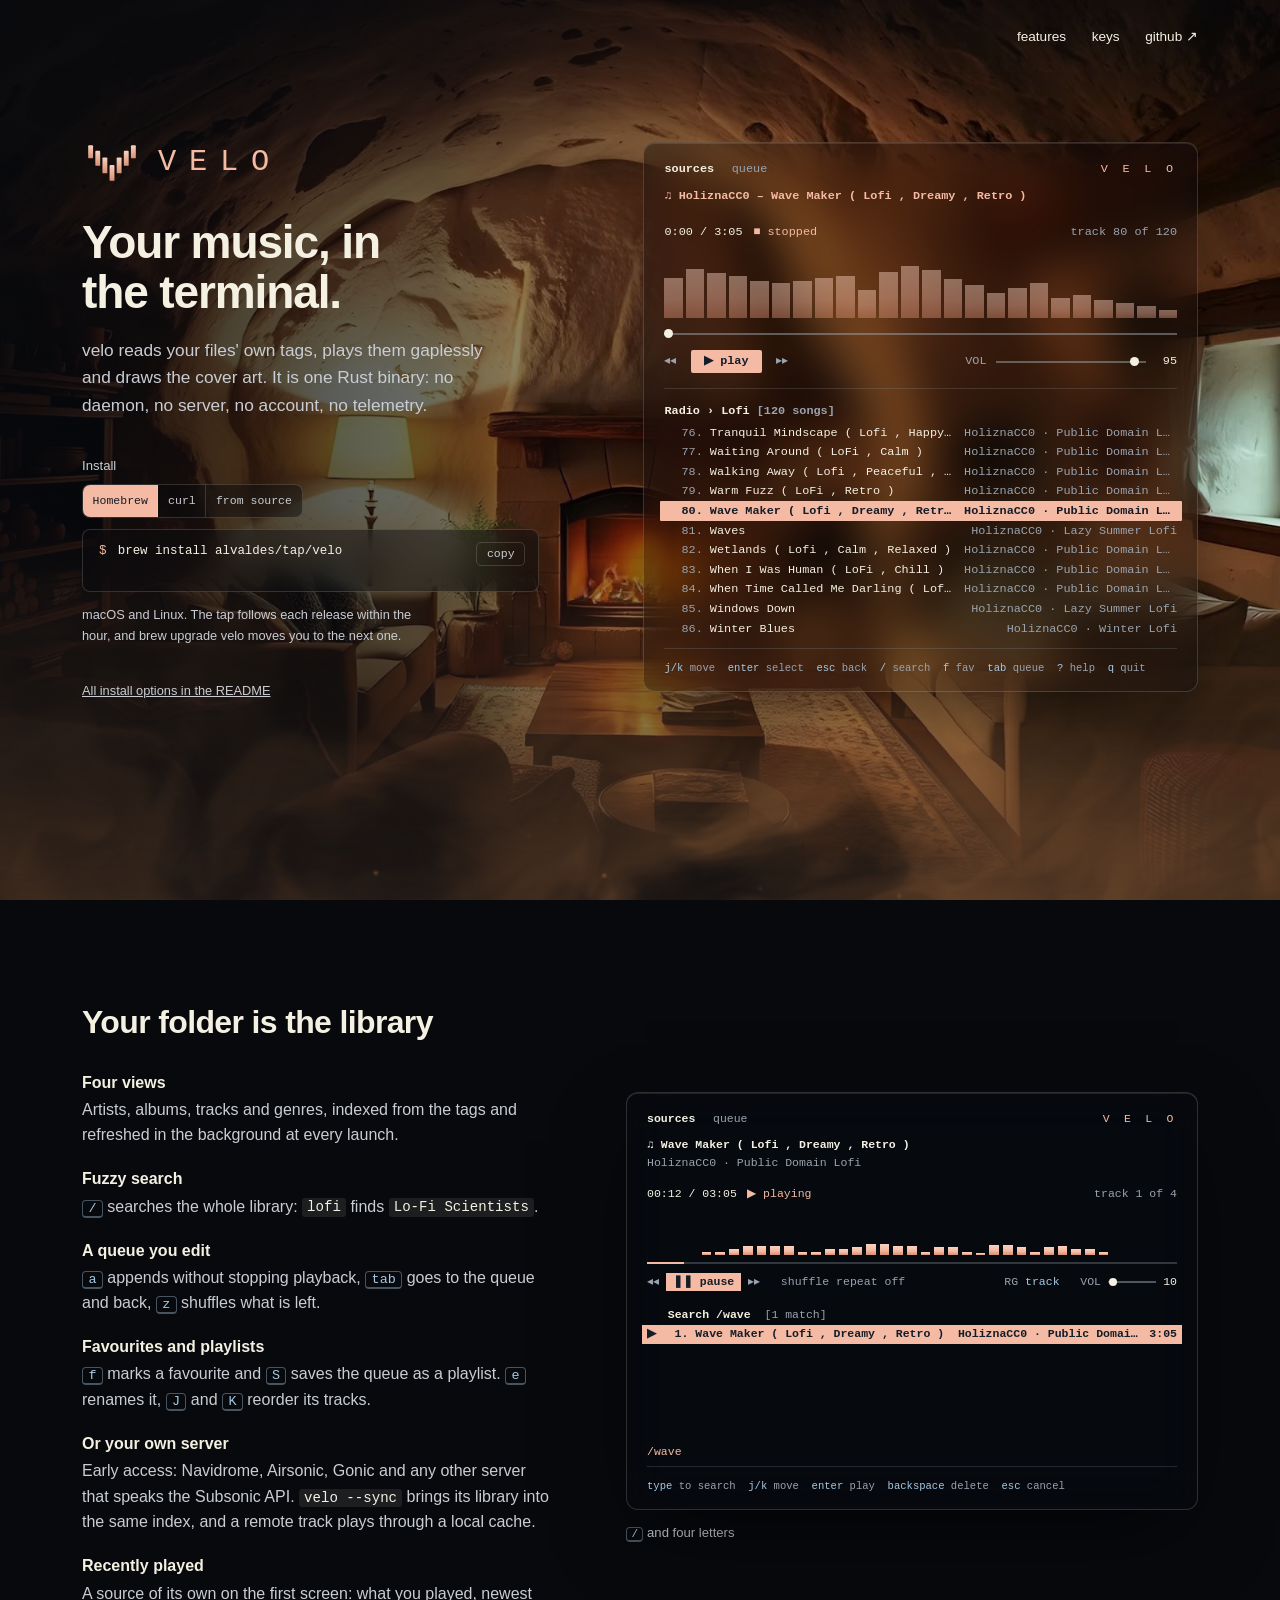
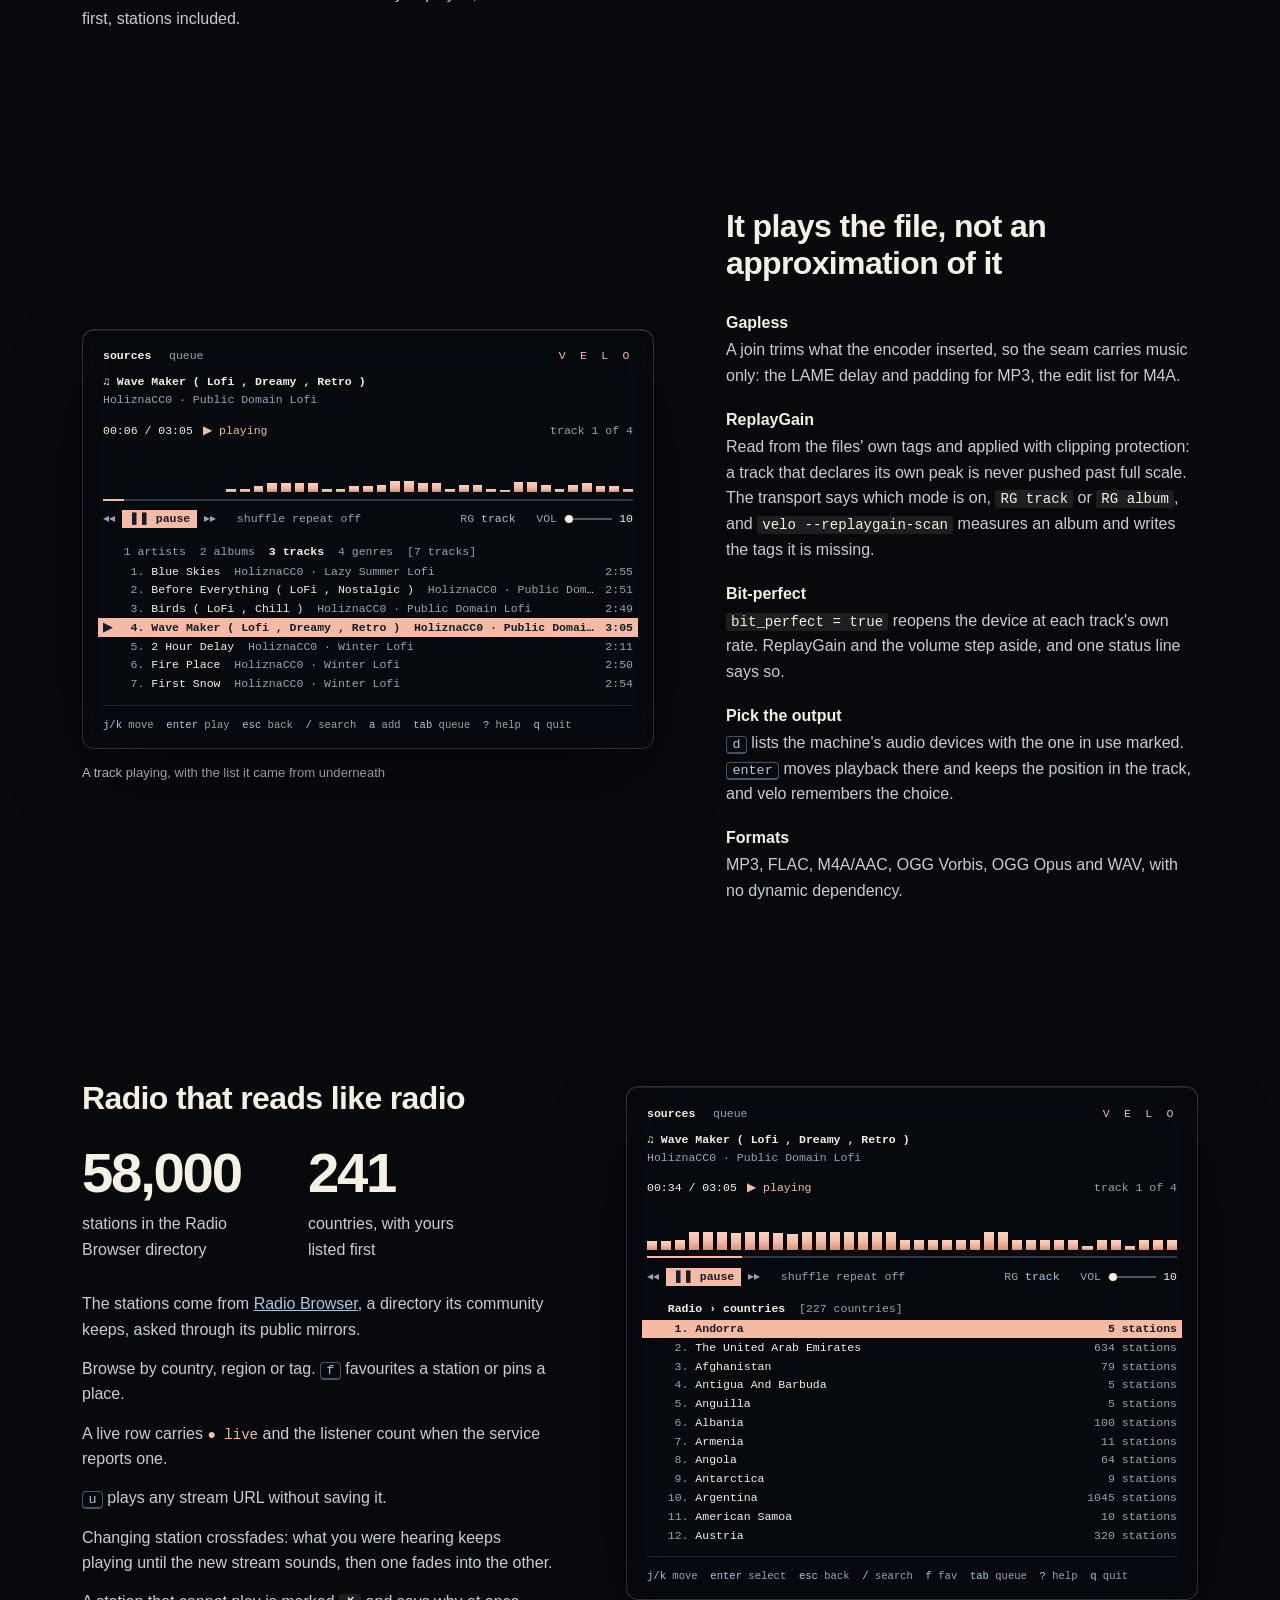
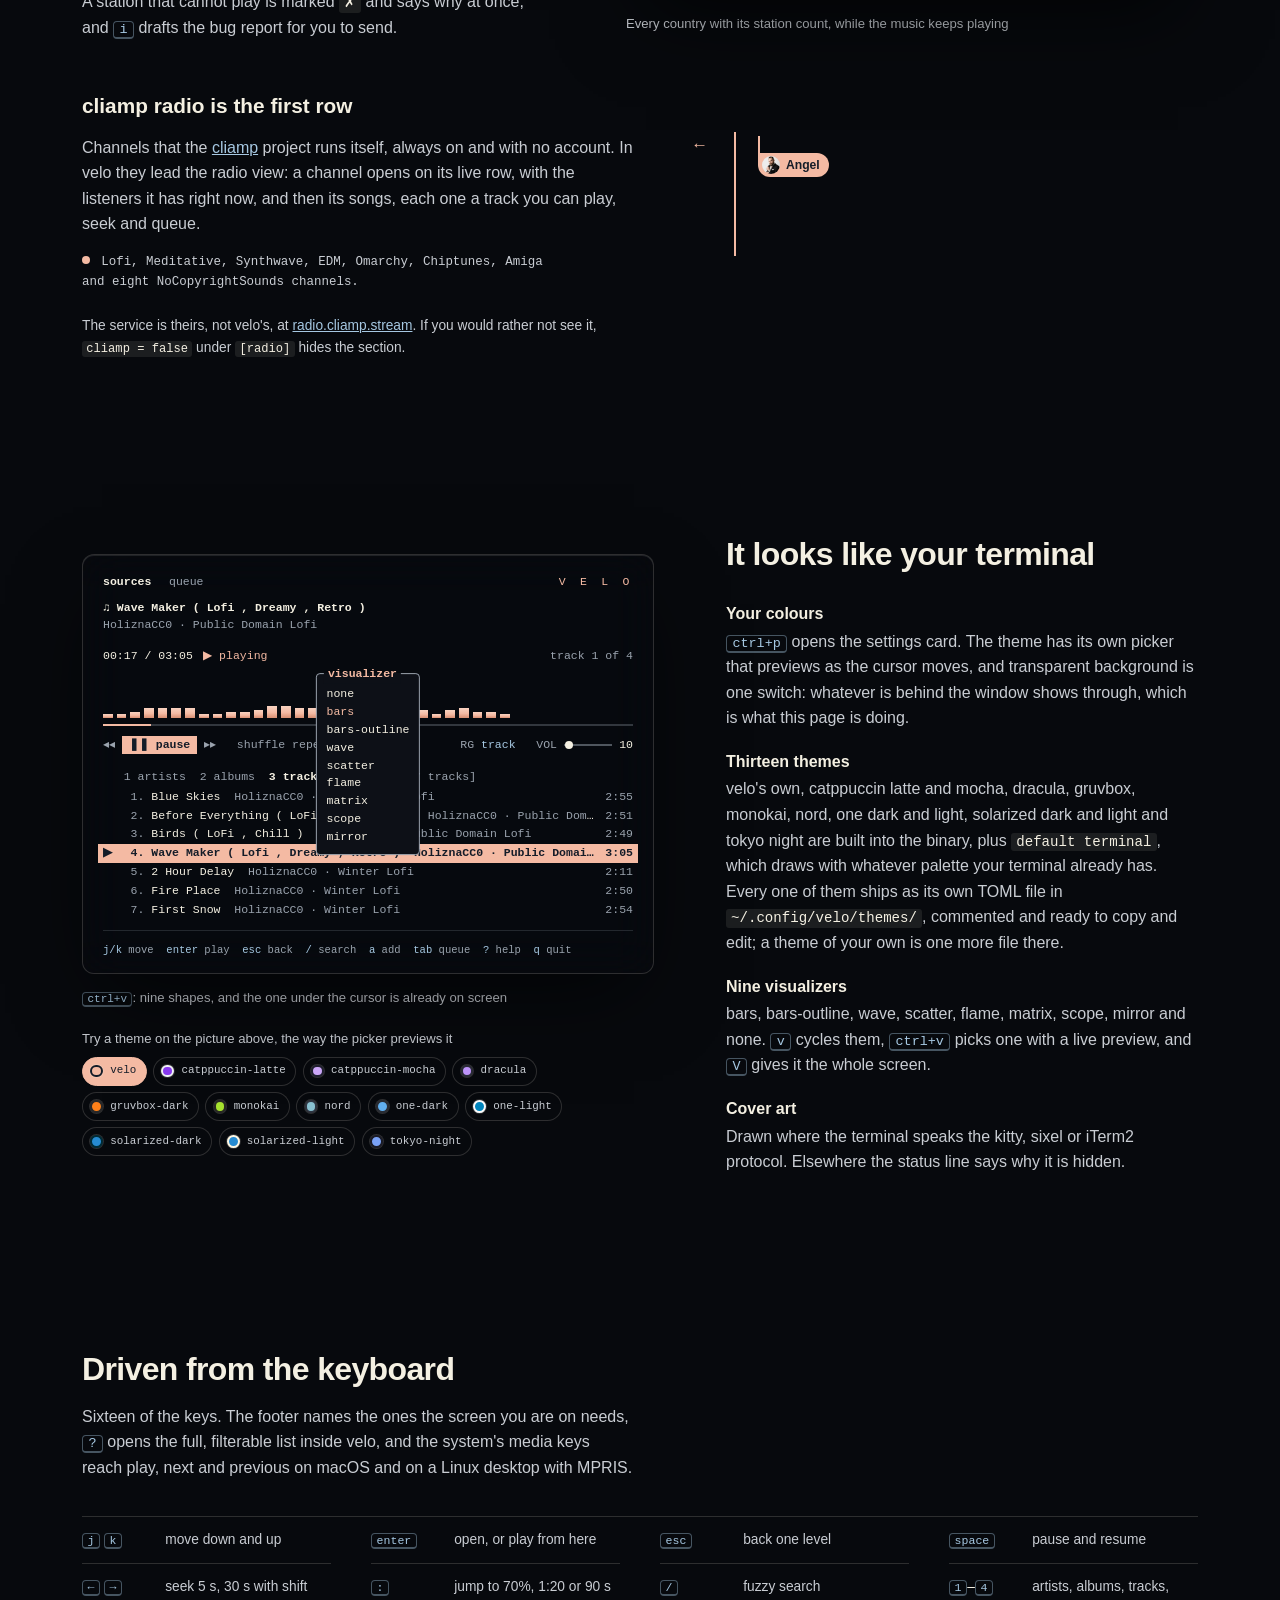
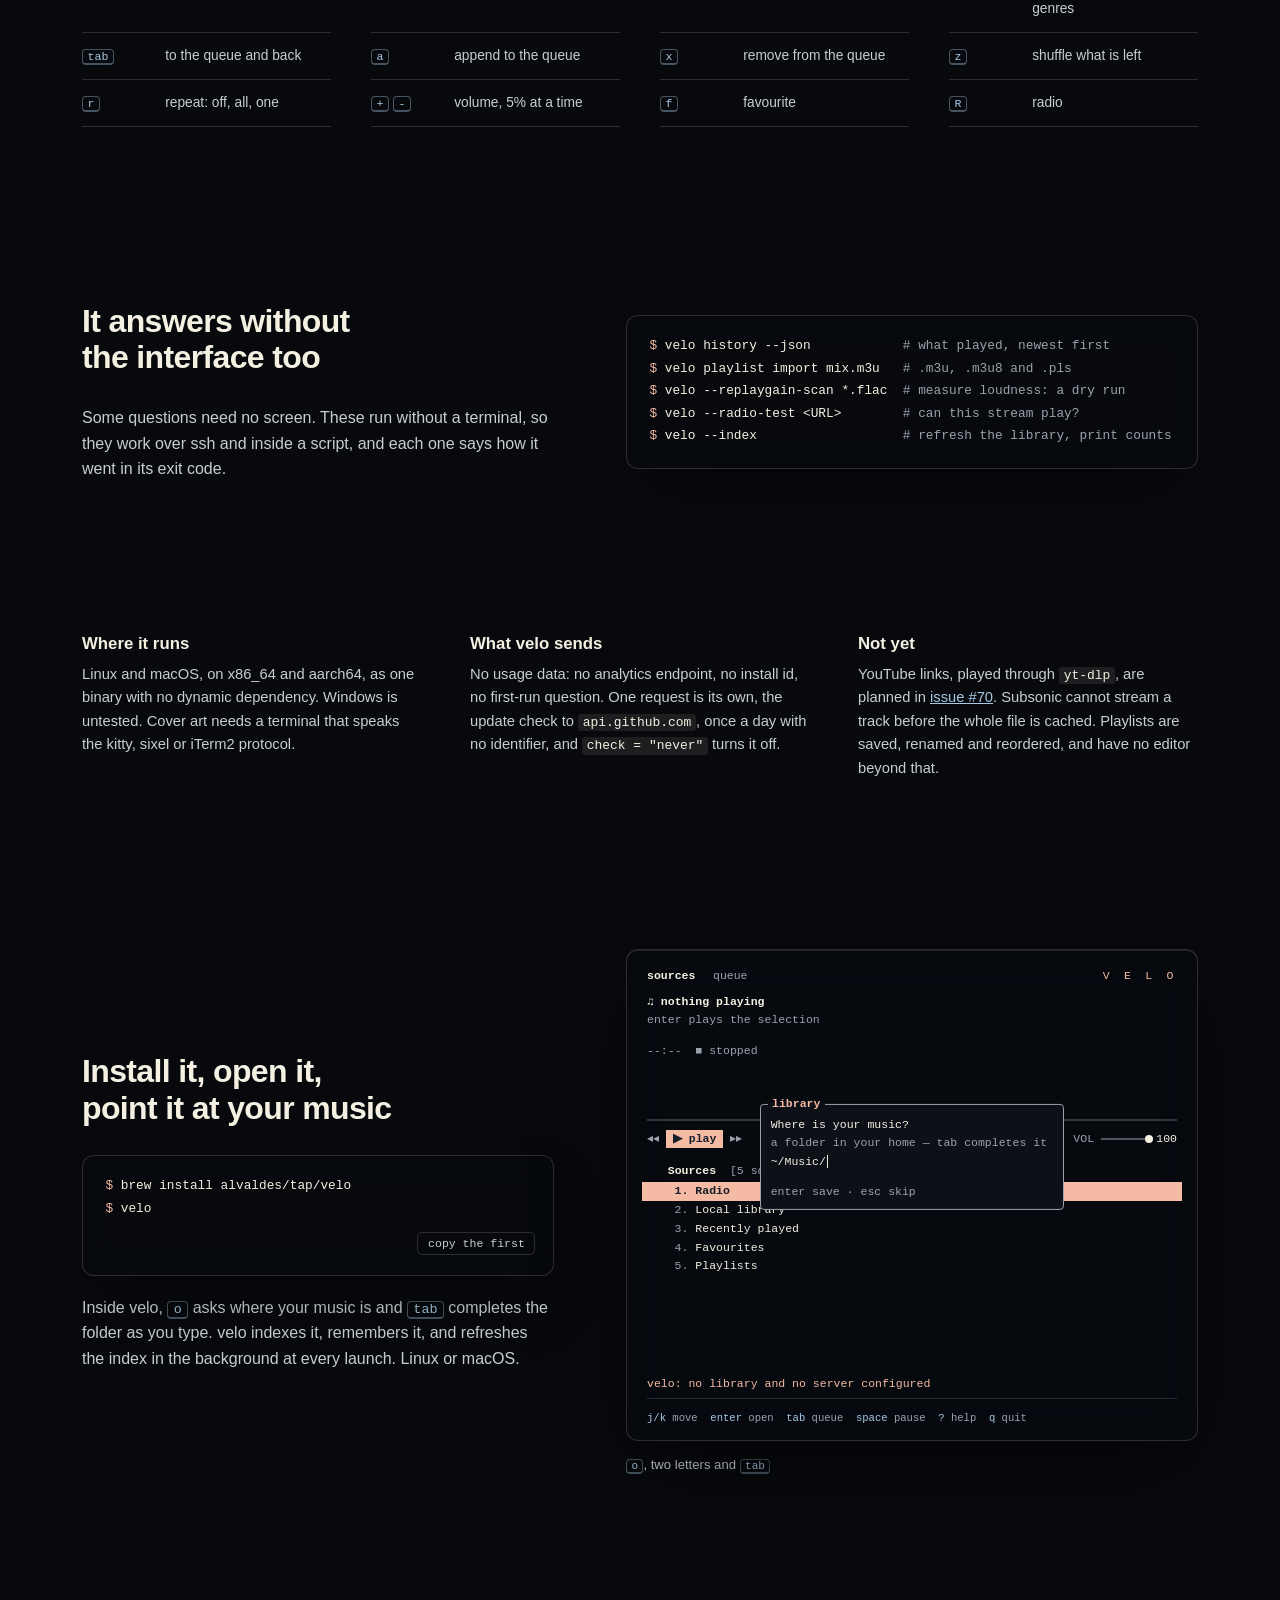
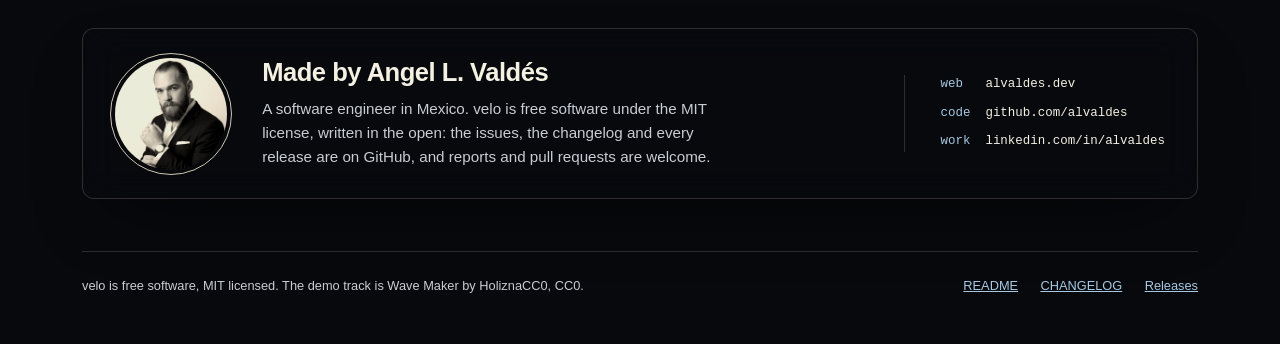
<file: docs/index.html>
<!doctype html>
<html lang="en">
<head>
<meta charset="utf-8">
<meta name="viewport" content="width=device-width, initial-scale=1">
<title>velo: a terminal music player for macOS and Linux</title>
<meta name="description" content="velo is a fast terminal music player (TUI) written in Rust: gapless playback, ReplayGain, internet radio, fuzzy search and cover art, in one binary with no daemon, no account and no telemetry. Free and MIT licensed.">
<meta name="author" content="Angel L. Valdés">
<meta name="theme-color" content="#141c28">
<link rel="canonical" href="https://alvaldes.github.io/velo/">

<meta property="og:type" content="website">
<meta property="og:site_name" content="velo">
<meta property="og:title" content="velo: a terminal music player for macOS and Linux">
<meta property="og:description" content="Gapless playback, ReplayGain, internet radio, fuzzy search and cover art, in one Rust binary. No daemon, no account, no telemetry.">
<meta property="og:url" content="https://alvaldes.github.io/velo/">
<meta property="og:image" content="https://alvaldes.github.io/velo/media/og.jpg">
<meta property="og:image:width" content="1200">
<meta property="og:image:height" content="630">
<meta property="og:image:alt" content="The velo interface playing a track, drawn as glass over a room lit by a fireplace">
<meta name="twitter:card" content="summary_large_image">
<meta name="twitter:title" content="velo: a terminal music player for macOS and Linux">
<meta name="twitter:description" content="Gapless playback, ReplayGain, internet radio, fuzzy search and cover art, in one Rust binary. No daemon, no account, no telemetry.">
<meta name="twitter:image" content="https://alvaldes.github.io/velo/media/og.jpg">

<script type="application/ld+json">
{
  "@context": "https://schema.org",
  "@type": "SoftwareApplication",
  "name": "velo",
  "description": "A terminal music player in one Rust binary: gapless playback, ReplayGain, internet radio, fuzzy search and cover art, with no daemon, no account and no telemetry.",
  "url": "https://alvaldes.github.io/velo/",
  "image": "https://alvaldes.github.io/velo/media/og.jpg",
  "applicationCategory": "MultimediaApplication",
  "operatingSystem": "macOS, Linux",
  "license": "https://opensource.org/licenses/MIT",
  "downloadUrl": "https://github.com/alvaldes/velo/releases/latest",
  "codeRepository": "https://github.com/alvaldes/velo",
  "offers": { "@type": "Offer", "price": "0", "priceCurrency": "USD" },
  "author": { "@type": "Person", "name": "Angel L. Valdés", "url": "https://alvaldes.dev" }
}
</script>

<link rel="icon" href="favicon.svg" type="image/svg+xml">
<link rel="icon" href="favicon.ico" sizes="32x32">
<link rel="apple-touch-icon" href="apple-touch-icon.png">
<link rel="stylesheet" href="style.css?v=35">
</head>
<body>

<!-- The backdrop of the whole page: a fixed canvas where fog.js draws the fog,
     over a CSS fog that is all there is when WebGL is not. The hearth video in
     the hero sits on top of it and fades out at its lower edge, so the room
     dissolves into the same air the rest of the page is read through. -->
<div class="fog" aria-hidden="true"><canvas id="fog-canvas"></canvas></div>

<header class="top">
  <div class="wrap top-inner">
    <nav class="top-links" aria-label="Project">
      <a href="#features">features</a>
      <a href="#keys">keys</a>
      <a href="https://github.com/alvaldes/velo">github ↗</a>
    </nav>
  </div>
</header>

<main>
  <section class="hero" aria-labelledby="hero-h">
    <div class="hero-media" aria-hidden="true">
      <video id="hearth" autoplay muted loop playsinline preload="auto" poster="media/hearth.jpg">
        <source src="media/hearth.mp4" type="video/mp4">
      </video>
    </div>

    <div class="wrap hero-grid">
      <div class="pitch">
        <p class="lockup"><img src="media/mark.svg" alt="" width="52" height="52"><span>velo</span></p>
        <h1 id="hero-h">Your music, in the terminal.</h1>
        <p class="lede">velo reads your files' own tags, plays them gaplessly and
        draws the cover art. It is one Rust binary: no daemon, no server, no
        account, no telemetry.</p>

        <div class="install" id="install">
          <fieldset class="picker-field">
            <legend>Install</legend>
            <div class="picker" role="radiogroup" aria-label="How to install">
              <label><input type="radio" name="platform" value="brew" checked><span>Homebrew</span></label>
              <label><input type="radio" name="platform" value="script"><span>curl</span></label>
              <label><input type="radio" name="platform" value="source"><span>from source</span></label>
            </div>
          </fieldset>

          <div class="cmd">
            <span class="prompt" aria-hidden="true">$</span>
            <span class="swap" id="line">
              <code class="on" data-for="brew">brew install alvaldes/tap/velo</code>
              <code data-for="script">curl -fsSL https://alvaldes.github.io/velo/install.sh | sh</code>
              <code data-for="source">git clone https://github.com/alvaldes/velo &amp;&amp; cd velo &amp;&amp; cargo install --path .</code>
            </span>
            <button type="button" class="copy" data-copy-from="line">copy</button>
          </div>

          <p class="hint swap" id="hint">
            <span class="on" data-for="brew">macOS and Linux. The tap follows each release within the hour, and brew upgrade velo moves you to the next one.</span>
            <span data-for="script">The script picks the binary for this machine, checks it against the .sha256 CI published beside it, and puts velo in ~/.local/bin. No sudo.</span>
            <span data-for="source">A clone and cargo: needs Rust 1.88 or newer, cmake or a system libopus, and the ALSA development headers on Linux.</span>
          </p>

          <p class="more-install"><a href="https://github.com/alvaldes/velo#install">All install options in the README</a></p>
        </div>
      </div>

      <!-- The player, drawn the way it draws itself, and working: the track is a
           CC0 file that ships with the page, so play, pause, seek and volume are
           real and the spectrum is the music's own. Everything else the
           interface does answers with the card at the bottom of this block.
           The panel is glass: the room behind it shows through, blurred, which
           is what `transparent_background = true` looks like in a terminal that
           blurs its window. -->
      <div class="app" id="player" role="group" tabindex="0" aria-label="A working demo of the velo interface. Space plays and pauses, the arrows seek, plus and minus change the volume.">
        <audio id="track" preload="none" src="media/wave-maker.mp3"></audio>

        <div class="app-nav">
          <span class="app-tabs"><button type="button" class="on" data-more>sources</button><button type="button" data-more>queue</button></span>
          <span class="app-mark" aria-hidden="true">V E L O</span>
        </div>

        <div class="app-title">♫ HoliznaCC0 – Wave Maker ( Lofi , Dreamy , Retro )</div>

        <div class="app-clock">
          <span><span id="clock">0:00</span> / <span id="length">3:05</span><span class="app-state" id="state">■ stopped</span></span>
          <span class="app-of">track 80 of 120</span>
        </div>

        <div class="app-spectrum" id="spectrum" aria-hidden="true">
          <i style="--h:58"></i><i style="--h:72"></i><i style="--h:66"></i><i style="--h:61"></i>
          <i style="--h:55"></i><i style="--h:52"></i><i style="--h:54"></i><i style="--h:58"></i>
          <i style="--h:62"></i><i style="--h:41"></i><i style="--h:68"></i><i style="--h:76"></i>
          <i style="--h:70"></i><i style="--h:57"></i><i style="--h:49"></i><i style="--h:37"></i>
          <i style="--h:44"></i><i style="--h:51"></i><i style="--h:29"></i><i style="--h:33"></i>
          <i style="--h:26"></i><i style="--h:22"></i><i style="--h:17"></i><i style="--h:12"></i>
        </div>

        <input class="app-seek" id="seek" type="range" min="0" max="185" step="1" value="0" aria-label="Position in the track">

        <div class="app-transport">
          <span class="app-buttons">
            <button type="button" class="dim" data-more aria-label="Previous track">◂◂</button>
            <button type="button" class="app-primary" id="toggle">▶ play</button>
            <button type="button" class="dim" data-more aria-label="Next track">▸▸</button>
          </span>
          <label class="app-volume">VOL
            <input id="volume" type="range" min="0" max="100" step="1" value="95" aria-label="Volume">
            <output id="volume-value" for="volume">95</output>
          </label>
        </div>

        <div class="app-header">Radio › Lofi <span class="dim">[120 songs]</span></div>

        <ol class="app-rows">
          <li><button type="button" class="app-row" data-more><span class="app-num">76.</span><span class="app-name">Tranquil Mindscape ( Lofi , Happy , Reflection )</span><span class="app-fact">HoliznaCC0 · Public Domain Lofi</span></button></li>
          <li><button type="button" class="app-row" data-more><span class="app-num">77.</span><span class="app-name">Waiting Around ( LoFi , Calm )</span><span class="app-fact">HoliznaCC0 · Public Domain Lofi</span></button></li>
          <li><button type="button" class="app-row" data-more><span class="app-num">78.</span><span class="app-name">Walking Away ( Lofi , Peaceful , Motivating )</span><span class="app-fact">HoliznaCC0 · Public Domain Lofi</span></button></li>
          <li><button type="button" class="app-row" data-more><span class="app-num">79.</span><span class="app-name">Warm Fuzz ( LoFi , Retro )</span><span class="app-fact">HoliznaCC0 · Public Domain Lofi</span></button></li>
          <li><button type="button" class="app-row selected" id="row"><span class="app-num"><span id="marker" aria-hidden="true"></span>80.</span><span class="app-name">Wave Maker ( Lofi , Dreamy , Retro )</span><span class="app-fact">HoliznaCC0 · Public Domain Lofi</span></button></li>
          <li><button type="button" class="app-row" data-more><span class="app-num">81.</span><span class="app-name">Waves</span><span class="app-fact">HoliznaCC0 · Lazy Summer Lofi</span></button></li>
          <li><button type="button" class="app-row" data-more><span class="app-num">82.</span><span class="app-name">Wetlands ( Lofi , Calm , Relaxed )</span><span class="app-fact">HoliznaCC0 · Public Domain Lofi</span></button></li>
          <li><button type="button" class="app-row" data-more><span class="app-num">83.</span><span class="app-name">When I Was Human ( LoFi , Chill )</span><span class="app-fact">HoliznaCC0 · Public Domain Lofi</span></button></li>
          <li><button type="button" class="app-row" data-more><span class="app-num">84.</span><span class="app-name">When Time Called Me Darling ( Lofi, Relaxing, Chill)</span><span class="app-fact">HoliznaCC0 · Public Domain Lofi</span></button></li>
          <li><button type="button" class="app-row" data-more><span class="app-num">85.</span><span class="app-name">Windows Down</span><span class="app-fact">HoliznaCC0 · Lazy Summer Lofi</span></button></li>
          <li><button type="button" class="app-row" data-more><span class="app-num">86.</span><span class="app-name">Winter Blues</span><span class="app-fact">HoliznaCC0 · Winter Lofi</span></button></li>
        </ol>

        <div class="app-footer" aria-hidden="true">
          <span><b>j/k</b> move</span><span><b>enter</b> select</span><span><b>esc</b> back</span>
          <span><b>/</b> search</span><span><b>f</b> fav</span><span><b>tab</b> queue</span>
          <span><b>?</b> help</span><span><b>q</b> quit</span>
        </div>

        <div class="app-card" id="more" role="dialog" aria-labelledby="more-h" hidden>
          <p class="app-card-title" id="more-h">That one needs the real velo</p>
          <p>Here you can play, pause, seek and change the volume. Browsing,
          the queue, search, radio and the nine visualizers come with the
          install.</p>
          <p class="app-card-actions">
            <a class="cta" href="#install">Install velo</a>
            <a href="#features">See the other features</a>
          </p>
          <p class="app-card-close"><button type="button" id="more-close"><b>esc</b> closes</button></p>
        </div>
      </div>
    </div>
  </section>

  <div class="wrap page" id="features">

    <section class="band" aria-labelledby="library-h">
      <div class="band-copy">
        <h2 id="library-h">Your folder is the library</h2>
        <dl class="points">
          <div>
            <dt>Four views</dt>
            <dd>Artists, albums, tracks and genres, indexed from the tags and
            refreshed in the background at every launch.</dd>
          </div>
          <div>
            <dt>Fuzzy search</dt>
            <dd><kbd>/</kbd> searches the whole library: <code>lofi</code> finds
            <code>Lo-Fi Scientists</code>.</dd>
          </div>
          <div>
            <dt>A queue you edit</dt>
            <dd><kbd>a</kbd> appends without stopping playback, <kbd>tab</kbd>
            goes to the queue and back, <kbd>z</kbd> shuffles what is left.</dd>
          </div>
          <div>
            <dt>Favourites and playlists</dt>
            <dd><kbd>f</kbd> marks a favourite and <kbd>S</kbd> saves the queue
            as a playlist. <kbd>e</kbd> renames it, <kbd>J</kbd> and
            <kbd>K</kbd> reorder its tracks.</dd>
          </div>
          <div>
            <dt>Or your own server</dt>
            <dd>Early access: Navidrome, Airsonic, Gonic and any other server
            that speaks the Subsonic API. <code>velo --sync</code> brings its
            library into the same index, and a remote track plays through a
            local cache.</dd>
          </div>
          <div>
            <dt>Recently played</dt>
            <dd>A source of its own on the first screen: what you played,
            newest first, stations included.</dd>
          </div>
        </dl>
      </div>
      <figure class="scene-fig">
        <div class="app scene" role="img" aria-label="The search view after typing wave: one match, Wave Maker, selected and playing"><div class="app-nav"><span class="app-tabs"><span class="on">sources</span><span>queue</span></span><span class="app-mark">V E L O</span></div><div class="s-title">♫ Wave Maker ( Lofi , Dreamy , Retro )</div><div class="s-sub">HoliznaCC0 · Public Domain Lofi</div><div class="app-clock"><span>00:12 / 03:05<span class="app-state">▶ playing</span></span><span class="app-of">track 1 of 4</span></div><div class="app-spectrum"><i style="--h:0"></i><i style="--h:0"></i><i style="--h:0"></i><i style="--h:0"></i><i style="--h:8"></i><i style="--h:8"></i><i style="--h:14"></i><i style="--h:22"></i><i style="--h:22"></i><i style="--h:22"></i><i style="--h:22"></i><i style="--h:8"></i><i style="--h:8"></i><i style="--h:14"></i><i style="--h:14"></i><i style="--h:18"></i><i style="--h:26"></i><i style="--h:26"></i><i style="--h:22"></i><i style="--h:22"></i><i style="--h:8"></i><i style="--h:18"></i><i style="--h:18"></i><i style="--h:8"></i><i style="--h:6"></i><i style="--h:24"></i><i style="--h:24"></i><i style="--h:18"></i><i style="--h:8"></i><i style="--h:18"></i><i style="--h:22"></i><i style="--h:14"></i><i style="--h:14"></i><i style="--h:8"></i><i style="--h:0"></i><i style="--h:0"></i><i style="--h:0"></i><i style="--h:0"></i><i style="--h:0"></i></div><div class="s-progress"><span style="width:7%"></span></div><div class="s-transport"><span><span class="dim">◂◂</span><b class="s-primary">❚❚ pause</b><span class="dim">▸▸</span><span class="dim s-gap">shuffle</span><span class="dim">repeat off</span></span><span><span class="dim">RG</span> <span class="s-cool">track</span><span class="dim s-gap">VOL</span><span class="s-gauge"><span style="left:10%"></span></span>10</span></div><div class="s-head"><b>Search /wave</b><span class="dim">[1 match]</span></div><div class="s-rows"><div class="s-row selected"><span>▶</span><span class="app-num">1.</span><span class="app-name">Wave Maker ( Lofi , Dreamy , Retro )<span class="s-meta">HoliznaCC0 · Public Domain Lofi</span></span><span class="app-fact">3:05</span></div></div><div class="s-space"></div><div class="s-status">/wave</div><div class="app-footer"><span><b>type</b> to search</span><span><b>j/k</b> move</span><span><b>enter</b> play</span><span><b>backspace</b> delete</span><span><b>esc</b> cancel</span></div></div>
        <figcaption><kbd>/</kbd> and four letters</figcaption>
      </figure>
    </section>

    <section class="band flip" aria-labelledby="sound-h">
      <div class="band-copy">
        <h2 id="sound-h">It plays the file, not an approximation of it</h2>
        <dl class="points">
          <div>
            <dt>Gapless</dt>
            <dd>A join trims what the encoder inserted, so the seam carries music
            only: the LAME delay and padding for MP3, the edit list for M4A.</dd>
          </div>
          <div>
            <dt>ReplayGain</dt>
            <dd>Read from the files' own tags and applied with clipping
            protection: a track that declares its own peak is never pushed past
            full scale. The transport says which mode is on, <code>RG track</code>
            or <code>RG album</code>, and <code>velo --replaygain-scan</code>
            measures an album and writes the tags it is missing.</dd>
          </div>
          <div>
            <dt>Bit-perfect</dt>
            <dd><code>bit_perfect = true</code> reopens the device at each track's
            own rate. ReplayGain and the volume step aside, and one status line
            says so.</dd>
          </div>
          <div>
            <dt>Pick the output</dt>
            <dd><kbd>d</kbd> lists the machine's audio devices with the one in
            use marked. <kbd>enter</kbd> moves playback there and keeps the
            position in the track, and velo remembers the choice.</dd>
          </div>
          <div>
            <dt>Formats</dt>
            <dd>MP3, FLAC, M4A/AAC, OGG Vorbis, OGG Opus and WAV, with no dynamic
            dependency.</dd>
          </div>
        </dl>
      </div>
      <figure class="scene-fig">
        <div class="app scene" role="img" aria-label="velo playing Wave Maker from the tracks view: the clock against the length, a spectrum of bars, the transport with pause and RG track, and seven tracks with the playing row marked"><div class="app-nav"><span class="app-tabs"><span class="on">sources</span><span>queue</span></span><span class="app-mark">V E L O</span></div><div class="s-title">♫ Wave Maker ( Lofi , Dreamy , Retro )</div><div class="s-sub">HoliznaCC0 · Public Domain Lofi</div><div class="app-clock"><span>00:06 / 03:05<span class="app-state">▶ playing</span></span><span class="app-of">track 1 of 4</span></div><div class="app-spectrum"><i style="--h:0"></i><i style="--h:0"></i><i style="--h:0"></i><i style="--h:0"></i><i style="--h:0"></i><i style="--h:0"></i><i style="--h:0"></i><i style="--h:0"></i><i style="--h:0"></i><i style="--h:8"></i><i style="--h:8"></i><i style="--h:14"></i><i style="--h:22"></i><i style="--h:22"></i><i style="--h:22"></i><i style="--h:22"></i><i style="--h:8"></i><i style="--h:8"></i><i style="--h:14"></i><i style="--h:14"></i><i style="--h:18"></i><i style="--h:26"></i><i style="--h:26"></i><i style="--h:22"></i><i style="--h:22"></i><i style="--h:8"></i><i style="--h:18"></i><i style="--h:18"></i><i style="--h:8"></i><i style="--h:6"></i><i style="--h:24"></i><i style="--h:24"></i><i style="--h:18"></i><i style="--h:8"></i><i style="--h:18"></i><i style="--h:22"></i><i style="--h:14"></i><i style="--h:14"></i><i style="--h:8"></i></div><div class="s-progress"><span style="width:4%"></span></div><div class="s-transport"><span><span class="dim">◂◂</span><b class="s-primary">❚❚ pause</b><span class="dim">▸▸</span><span class="dim s-gap">shuffle</span><span class="dim">repeat off</span></span><span><span class="dim">RG</span> <span class="s-cool">track</span><span class="dim s-gap">VOL</span><span class="s-gauge"><span style="left:10%"></span></span>10</span></div><div class="s-head"><span class="dim">1 artists</span><span class="dim">2 albums</span><b>3 tracks</b><span class="dim">4 genres</span><span class="dim">[7 tracks]</span></div><div class="s-rows"><div class="s-row"><span></span><span class="app-num">1.</span><span class="app-name">Blue Skies<span class="s-meta">HoliznaCC0 · Lazy Summer Lofi</span></span><span class="app-fact">2:55</span></div><div class="s-row"><span></span><span class="app-num">2.</span><span class="app-name">Before Everything ( LoFi , Nostalgic )<span class="s-meta">HoliznaCC0 · Public Domain Lofi</span></span><span class="app-fact">2:51</span></div><div class="s-row"><span></span><span class="app-num">3.</span><span class="app-name">Birds ( LoFi , Chill )<span class="s-meta">HoliznaCC0 · Public Domain Lofi</span></span><span class="app-fact">2:49</span></div><div class="s-row selected"><span>▶</span><span class="app-num">4.</span><span class="app-name">Wave Maker ( Lofi , Dreamy , Retro )<span class="s-meta">HoliznaCC0 · Public Domain Lofi</span></span><span class="app-fact">3:05</span></div><div class="s-row"><span></span><span class="app-num">5.</span><span class="app-name">2 Hour Delay<span class="s-meta">HoliznaCC0 · Winter Lofi</span></span><span class="app-fact">2:11</span></div><div class="s-row"><span></span><span class="app-num">6.</span><span class="app-name">Fire Place<span class="s-meta">HoliznaCC0 · Winter Lofi</span></span><span class="app-fact">2:50</span></div><div class="s-row"><span></span><span class="app-num">7.</span><span class="app-name">First Snow<span class="s-meta">HoliznaCC0 · Winter Lofi</span></span><span class="app-fact">2:54</span></div></div><div class="app-footer"><span><b>j/k</b> move</span><span><b>enter</b> play</span><span><b>esc</b> back</span><span><b>/</b> search</span><span><b>a</b> add</span><span><b>tab</b> queue</span><span><b>?</b> help</span><span><b>q</b> quit</span></div></div>
        <figcaption>A track playing, with the list it came from underneath</figcaption>
      </figure>
    </section>

    <section class="band" aria-labelledby="radio-h">
      <div class="band-copy">
        <h2 id="radio-h">Radio that reads like radio</h2>
        <div class="stats">
          <p class="stat"><b>58,000</b> stations in the Radio Browser directory</p>
          <p class="stat"><b>241</b> countries, with yours listed first</p>
        </div>
        <ul class="plain">
          <li>The stations come from <a href="https://www.radio-browser.info/">Radio
          Browser</a>, a directory its community keeps, asked through its
          public mirrors.</li>
          <li>Browse by country, region or tag. <kbd>f</kbd> favourites a station
          or pins a place.</li>
          <li>A live row carries <span class="live">● live</span> and the
          listener count when the service reports one.</li>
          <li><kbd>u</kbd> plays any stream URL without saving it.</li>
          <li>Changing station crossfades: what you were hearing keeps
          playing until the new stream sounds, then one fades into the
          other.</li>
          <li>A station that cannot play is marked <code>✗</code> and says why at
          once, and <kbd>i</kbd> drafts the bug report for you to send.</li>
        </ul>
      </div>
      <figure class="scene-fig">
        <div class="app scene" role="img" aria-label="The radio view listing countries, each with its number of stations, while Wave Maker keeps playing above"><div class="app-nav"><span class="app-tabs"><span class="on">sources</span><span>queue</span></span><span class="app-mark">V E L O</span></div><div class="s-title">♫ Wave Maker ( Lofi , Dreamy , Retro )</div><div class="s-sub">HoliznaCC0 · Public Domain Lofi</div><div class="app-clock"><span>00:34 / 03:05<span class="app-state">▶ playing</span></span><span class="app-of">track 1 of 4</span></div><div class="app-spectrum"><i style="--h:20"></i><i style="--h:20"></i><i style="--h:22"></i><i style="--h:40"></i><i style="--h:40"></i><i style="--h:40"></i><i style="--h:38"></i><i style="--h:40"></i><i style="--h:40"></i><i style="--h:38"></i><i style="--h:36"></i><i style="--h:40"></i><i style="--h:40"></i><i style="--h:40"></i><i style="--h:40"></i><i style="--h:40"></i><i style="--h:40"></i><i style="--h:40"></i><i style="--h:22"></i><i style="--h:22"></i><i style="--h:22"></i><i style="--h:22"></i><i style="--h:22"></i><i style="--h:22"></i><i style="--h:40"></i><i style="--h:40"></i><i style="--h:22"></i><i style="--h:22"></i><i style="--h:22"></i><i style="--h:22"></i><i style="--h:22"></i><i style="--h:10"></i><i style="--h:22"></i><i style="--h:22"></i><i style="--h:8"></i><i style="--h:22"></i><i style="--h:22"></i><i style="--h:22"></i></div><div class="s-progress"><span style="width:18%"></span></div><div class="s-transport"><span><span class="dim">◂◂</span><b class="s-primary">❚❚ pause</b><span class="dim">▸▸</span><span class="dim s-gap">shuffle</span><span class="dim">repeat off</span></span><span><span class="dim">RG</span> <span class="s-cool">track</span><span class="dim s-gap">VOL</span><span class="s-gauge"><span style="left:10%"></span></span>10</span></div><div class="s-head"><b>Radio › countries</b><span class="dim">[227 countries]</span></div><div class="s-rows"><div class="s-row selected"><span></span><span class="app-num">1.</span><span class="app-name">Andorra</span><span class="app-fact">5 stations</span></div><div class="s-row"><span></span><span class="app-num">2.</span><span class="app-name">The United Arab Emirates</span><span class="app-fact">634 stations</span></div><div class="s-row"><span></span><span class="app-num">3.</span><span class="app-name">Afghanistan</span><span class="app-fact">79 stations</span></div><div class="s-row"><span></span><span class="app-num">4.</span><span class="app-name">Antigua And Barbuda</span><span class="app-fact">5 stations</span></div><div class="s-row"><span></span><span class="app-num">5.</span><span class="app-name">Anguilla</span><span class="app-fact">5 stations</span></div><div class="s-row"><span></span><span class="app-num">6.</span><span class="app-name">Albania</span><span class="app-fact">100 stations</span></div><div class="s-row"><span></span><span class="app-num">7.</span><span class="app-name">Armenia</span><span class="app-fact">11 stations</span></div><div class="s-row"><span></span><span class="app-num">8.</span><span class="app-name">Angola</span><span class="app-fact">64 stations</span></div><div class="s-row"><span></span><span class="app-num">9.</span><span class="app-name">Antarctica</span><span class="app-fact">9 stations</span></div><div class="s-row"><span></span><span class="app-num">10.</span><span class="app-name">Argentina</span><span class="app-fact">1045 stations</span></div><div class="s-row"><span></span><span class="app-num">11.</span><span class="app-name">American Samoa</span><span class="app-fact">10 stations</span></div><div class="s-row"><span></span><span class="app-num">12.</span><span class="app-name">Austria</span><span class="app-fact">320 stations</span></div></div><div class="app-footer"><span><b>j/k</b> move</span><span><b>enter</b> select</span><span><b>esc</b> back</span><span><b>/</b> search</span><span><b>f</b> fav</span><span><b>tab</b> queue</span><span><b>?</b> help</span><span><b>q</b> quit</span></div></div>
        <figcaption>Every country with its station count, while the music keeps playing</figcaption>
      </figure>
    </section>

    <section class="cliamp" aria-labelledby="cliamp-h">
      <div class="cliamp-head">
        <div>
          <h3 id="cliamp-h">cliamp radio is the first row</h3>
          <p class="section-lede">Channels that the
          <a href="https://cliamp.stream">cliamp</a> project runs itself, always
          on and with no account. In velo they lead the radio view: a channel
          opens on its live row, with the listeners it has right now, and then
          its songs, each one a track you can play, seek and queue.</p>
          <p class="channels-line"><span class="on-air" aria-hidden="true"></span>Lofi, Meditative, Synthwave, EDM, Omarchy,
          Chiptunes, Amiga and eight NoCopyrightSounds channels.</p>
        </div>
        <blockquote class="thanks" id="thanks">
          <p id="thanks-text">I listen to these channels a lot. Thank you to the people behind
          cliamp for building the service and keeping it free and always on.</p>
          <footer><a class="who" href="#maker"><span class="who-tag"><img src="media/alvaldes.jpg" alt="" width="18" height="18">Angel</span></a></footer>
        </blockquote>
      </div>
      <p class="cliamp-note">The service is theirs, not velo's, at
      <a href="https://radio.cliamp.stream">radio.cliamp.stream</a>. If you would
      rather not see it, <code>cliamp = false</code> under <code>[radio]</code>
      hides the section.</p>
    </section>

    <section class="band flip look" aria-labelledby="look-h">
      <div class="band-copy">
        <h2 id="look-h">It looks like your terminal</h2>
        <dl class="points">
          <div>
            <dt>Your colours</dt>
            <dd><kbd>ctrl+p</kbd> opens the settings card. The theme has its own
            picker that previews as the cursor moves, and transparent
            background is one switch: whatever is behind the window shows
            through, which is what this page is doing.</dd>
          </div>
          <div>
            <dt>Thirteen themes</dt>
            <dd>velo's own, catppuccin latte and mocha, dracula, gruvbox,
            monokai, nord, one dark and light, solarized dark and light and
            tokyo night are built into the binary, plus <code>default
            terminal</code>, which draws with whatever palette your terminal
            already has. Every one of them ships as its own TOML file in
            <code>~/.config/velo/themes/</code>, commented and ready to copy
            and edit; a theme of your own is one more file there.</dd>
          </div>
          <div>
            <dt>Nine visualizers</dt>
            <dd>bars, bars-outline, wave, scatter, flame, matrix, scope, mirror
            and none. <kbd>v</kbd> cycles them, <kbd>ctrl+v</kbd> picks one
            with a live preview, and <kbd>V</kbd> gives it the whole screen.</dd>
          </div>
          <div>
            <dt>Cover art</dt>
            <dd>Drawn where the terminal speaks the kitty, sixel or iTerm2
            protocol. Elsewhere the status line says why it is hidden.</dd>
          </div>
        </dl>
      </div>
      <figure class="scene-fig">
        <div class="app scene" role="img" aria-label="The visualizer picker open over the tracks view: none, bars, bars-outline, wave, scatter, flame, matrix, scope and mirror, one per row, with bars focused"><div class="app-nav"><span class="app-tabs"><span class="on">sources</span><span>queue</span></span><span class="app-mark">V E L O</span></div><div class="s-title">♫ Wave Maker ( Lofi , Dreamy , Retro )</div><div class="s-sub">HoliznaCC0 · Public Domain Lofi</div><div class="app-clock"><span>00:17 / 03:05<span class="app-state">▶ playing</span></span><span class="app-of">track 1 of 4</span></div><div class="app-spectrum"><i style="--h:8"></i><i style="--h:8"></i><i style="--h:14"></i><i style="--h:22"></i><i style="--h:22"></i><i style="--h:22"></i><i style="--h:22"></i><i style="--h:8"></i><i style="--h:8"></i><i style="--h:14"></i><i style="--h:14"></i><i style="--h:18"></i><i style="--h:26"></i><i style="--h:26"></i><i style="--h:22"></i><i style="--h:22"></i><i style="--h:8"></i><i style="--h:18"></i><i style="--h:18"></i><i style="--h:8"></i><i style="--h:6"></i><i style="--h:24"></i><i style="--h:24"></i><i style="--h:18"></i><i style="--h:8"></i><i style="--h:18"></i><i style="--h:22"></i><i style="--h:14"></i><i style="--h:14"></i><i style="--h:8"></i><i style="--h:0"></i><i style="--h:0"></i><i style="--h:0"></i><i style="--h:0"></i><i style="--h:0"></i><i style="--h:0"></i><i style="--h:0"></i><i style="--h:0"></i><i style="--h:0"></i></div><div class="s-progress"><span style="width:9%"></span></div><div class="s-transport"><span><span class="dim">◂◂</span><b class="s-primary">❚❚ pause</b><span class="dim">▸▸</span><span class="dim s-gap">shuffle</span><span class="dim">repeat off</span></span><span><span class="dim">RG</span> <span class="s-cool">track</span><span class="dim s-gap">VOL</span><span class="s-gauge"><span style="left:10%"></span></span>10</span></div><div class="s-head"><span class="dim">1 artists</span><span class="dim">2 albums</span><b>3 tracks</b><span class="dim">4 genres</span><span class="dim">[7 tracks]</span></div><div class="s-rows"><div class="s-row"><span></span><span class="app-num">1.</span><span class="app-name">Blue Skies<span class="s-meta">HoliznaCC0 · Lazy Summer Lofi</span></span><span class="app-fact">2:55</span></div><div class="s-row"><span></span><span class="app-num">2.</span><span class="app-name">Before Everything ( LoFi , Nostalgic )<span class="s-meta">HoliznaCC0 · Public Domain Lofi</span></span><span class="app-fact">2:51</span></div><div class="s-row"><span></span><span class="app-num">3.</span><span class="app-name">Birds ( LoFi , Chill )<span class="s-meta">HoliznaCC0 · Public Domain Lofi</span></span><span class="app-fact">2:49</span></div><div class="s-row selected"><span>▶</span><span class="app-num">4.</span><span class="app-name">Wave Maker ( Lofi , Dreamy , Retro )<span class="s-meta">HoliznaCC0 · Public Domain Lofi</span></span><span class="app-fact">3:05</span></div><div class="s-row"><span></span><span class="app-num">5.</span><span class="app-name">2 Hour Delay<span class="s-meta">HoliznaCC0 · Winter Lofi</span></span><span class="app-fact">2:11</span></div><div class="s-row"><span></span><span class="app-num">6.</span><span class="app-name">Fire Place<span class="s-meta">HoliznaCC0 · Winter Lofi</span></span><span class="app-fact">2:50</span></div><div class="s-row"><span></span><span class="app-num">7.</span><span class="app-name">First Snow<span class="s-meta">HoliznaCC0 · Winter Lofi</span></span><span class="app-fact">2:54</span></div></div><div class="s-card s-card-list"><b class="s-card-title">visualizer</b><span>none</span><span class="on">bars</span><span>bars-outline</span><span>wave</span><span>scatter</span><span>flame</span><span>matrix</span><span>scope</span><span>mirror</span></div><div class="app-footer"><span><b>j/k</b> move</span><span><b>enter</b> play</span><span><b>esc</b> back</span><span><b>/</b> search</span><span><b>a</b> add</span><span><b>tab</b> queue</span><span><b>?</b> help</span><span><b>q</b> quit</span></div></div>
        <figcaption><kbd>ctrl+v</kbd>: nine shapes, and the one under the cursor is already on screen</figcaption>
        <fieldset class="picker-field themes">
          <legend>Try a theme on the picture above, the way the picker previews it</legend>
          <div class="picker" role="radiogroup" aria-label="Theme">
            <label style="--sw:#f4baa3;--sw-bg:#141c28"><input type="radio" name="theme" value="velo" checked>velo</label>
            <label style="--sw:#8839ef;--sw-bg:#eff1f5"><input type="radio" name="theme" value="catppuccin-latte">catppuccin-latte</label>
            <label style="--sw:#cba6f7;--sw-bg:#1e1e2e"><input type="radio" name="theme" value="catppuccin-mocha">catppuccin-mocha</label>
            <label style="--sw:#bd93f9;--sw-bg:#282a36"><input type="radio" name="theme" value="dracula">dracula</label>
            <label style="--sw:#fe8019;--sw-bg:#282828"><input type="radio" name="theme" value="gruvbox-dark">gruvbox-dark</label>
            <label style="--sw:#a6e22e;--sw-bg:#272822"><input type="radio" name="theme" value="monokai">monokai</label>
            <label style="--sw:#88c0d0;--sw-bg:#2e3440"><input type="radio" name="theme" value="nord">nord</label>
            <label style="--sw:#61afef;--sw-bg:#282c34"><input type="radio" name="theme" value="one-dark">one-dark</label>
            <label style="--sw:#0184bc;--sw-bg:#fafafa"><input type="radio" name="theme" value="one-light">one-light</label>
            <label style="--sw:#268bd2;--sw-bg:#002b36"><input type="radio" name="theme" value="solarized-dark">solarized-dark</label>
            <label style="--sw:#268bd2;--sw-bg:#fdf6e3"><input type="radio" name="theme" value="solarized-light">solarized-light</label>
            <label style="--sw:#7aa2f7;--sw-bg:#1a1b26"><input type="radio" name="theme" value="tokyo-night">tokyo-night</label>
          </div>
        </fieldset>
      </figure>
    </section>

    <section class="keys" id="keys" aria-labelledby="keys-h">
      <h2 id="keys-h">Driven from the keyboard</h2>
      <p class="section-lede">Sixteen of the keys. The footer names the ones
      the screen you are on needs, <kbd>?</kbd> opens the full, filterable list
      inside velo, and the system's media keys reach play, next and previous on
      macOS and on a Linux desktop with MPRIS.</p>
      <dl class="keymap">
        <div><dt><kbd>j</kbd> <kbd>k</kbd></dt><dd>move down and up</dd></div>
        <div><dt><kbd>enter</kbd></dt><dd>open, or play from here</dd></div>
        <div><dt><kbd>esc</kbd></dt><dd>back one level</dd></div>
        <div><dt><kbd>space</kbd></dt><dd>pause and resume</dd></div>
        <div><dt><kbd>←</kbd> <kbd>→</kbd></dt><dd>seek 5 s, 30 s with shift</dd></div>
        <div><dt><kbd>:</kbd></dt><dd>jump to 70%, 1:20 or 90 s</dd></div>
        <div><dt><kbd>/</kbd></dt><dd>fuzzy search</dd></div>
        <div><dt><kbd>1</kbd>–<kbd>4</kbd></dt><dd>artists, albums, tracks, genres</dd></div>
        <div><dt><kbd>tab</kbd></dt><dd>to the queue and back</dd></div>
        <div><dt><kbd>a</kbd></dt><dd>append to the queue</dd></div>
        <div><dt><kbd>x</kbd></dt><dd>remove from the queue</dd></div>
        <div><dt><kbd>z</kbd></dt><dd>shuffle what is left</dd></div>
        <div><dt><kbd>r</kbd></dt><dd>repeat: off, all, one</dd></div>
        <div><dt><kbd>+</kbd> <kbd>-</kbd></dt><dd>volume, 5% at a time</dd></div>
        <div><dt><kbd>f</kbd></dt><dd>favourite</dd></div>
        <div><dt><kbd>R</kbd></dt><dd>radio</dd></div>
      </dl>
    </section>

    <section class="band" aria-labelledby="headless-h">
      <div class="band-copy">
        <h2 id="headless-h">It answers without the interface too</h2>
        <p class="section-lede">Some questions need no screen. These run
        without a terminal, so they work over ssh and inside a script, and
        each one says how it went in its exit code.</p>
      </div>
      <figure class="term">
<pre><span class="p">$</span> velo history --json            <span class="c"># what played, newest first</span>
<span class="p">$</span> velo playlist import mix.m3u   <span class="c"># .m3u, .m3u8 and .pls</span>
<span class="p">$</span> velo --replaygain-scan *.flac  <span class="c"># measure loudness: a dry run</span>
<span class="p">$</span> velo --radio-test &lt;URL&gt;        <span class="c"># can this stream play?</span>
<span class="p">$</span> velo --index                   <span class="c"># refresh the library, print counts</span></pre>
      </figure>
    </section>

    <section class="notes" aria-label="Where it runs, privacy and what is missing">
      <div>
        <h2>Where it runs</h2>
        <p>Linux and macOS, on x86_64 and aarch64, as one binary with no
        dynamic dependency. Windows is untested. Cover art needs a terminal
        that speaks the kitty, sixel or iTerm2 protocol.</p>
      </div>
      <div>
        <h2>What velo sends</h2>
        <p>No usage data: no analytics endpoint, no install id, no first-run
        question. One request is its own, the update check to
        <code>api.github.com</code>, once a day with no identifier, and
        <code>check = "never"</code> turns it off.</p>
      </div>
      <div>
        <h2>Not yet</h2>
        <p>YouTube links, played through <code>yt-dlp</code>, are planned in
        <a href="https://github.com/alvaldes/velo/issues/70">issue #70</a>.
        Subsonic cannot stream a track before the whole file is cached.
        Playlists are saved, renamed and reordered, and have no editor
        beyond that.</p>
      </div>
    </section>

    <section class="band start" aria-labelledby="start-h">
      <div class="band-copy">
        <h2 id="start-h">Install it, open it, point it at your music</h2>
        <figure class="term">
<pre><span class="p">$</span> <span id="start-line">brew install alvaldes/tap/velo</span>
<span class="p">$</span> velo</pre>
          <button type="button" class="copy" data-copy-from="start-line">copy the first</button>
        </figure>
        <p class="section-lede">Inside velo, <kbd>o</kbd> asks where your music is
        and <kbd>tab</kbd> completes the folder as you type. velo indexes it,
        remembers it, and refreshes the index in the background at every
        launch. Linux or macOS.</p>
      </div>
      <figure class="scene-fig">
        <div class="app scene" role="img" aria-label="The library prompt over the first screen: Where is your music? with ~/Music/ typed and completed"><div class="app-nav"><span class="app-tabs"><span class="on">sources</span><span>queue</span></span><span class="app-mark">V E L O</span></div><div class="s-title">♫ nothing playing</div><div class="s-sub">enter plays the selection</div><div class="app-clock"><span class="dim">--:--<span class="s-stopped">■ stopped</span></span></div><div class="app-spectrum"></div><div class="s-progress"></div><div class="s-transport"><span><span class="dim">◂◂</span><b class="s-primary">▶ play</b><span class="dim">▸▸</span><span class="dim s-gap">shuffle</span><span class="dim">repeat off</span></span><span><span class="dim">RG</span> <span class="s-cool">track</span><span class="dim s-gap">VOL</span><span class="s-gauge"><span style="left:100%"></span></span>100</span></div><div class="s-head"><b>Sources</b><span class="dim">[5 sources]</span></div><div class="s-rows"><div class="s-row selected"><span></span><span class="app-num">1.</span><span class="app-name">Radio</span><span class="app-fact"></span></div><div class="s-row"><span></span><span class="app-num">2.</span><span class="app-name">Local library</span><span class="app-fact"></span></div><div class="s-row"><span></span><span class="app-num">3.</span><span class="app-name">Recently played</span><span class="app-fact"></span></div><div class="s-row"><span></span><span class="app-num">4.</span><span class="app-name">Favourites</span><span class="app-fact"></span></div><div class="s-row"><span></span><span class="app-num">5.</span><span class="app-name">Playlists</span><span class="app-fact"></span></div></div><div class="s-space"></div><div class="s-card s-card-prompt"><b class="s-card-title">library</b><span>Where is your music?</span><span class="dim">a folder in your home — tab completes it</span><span>~/Music/<i class="s-caret"></i></span><span class="dim s-card-keys">enter save · esc skip</span></div><div class="s-status">velo: no library and no server configured</div><div class="app-footer"><span><b>j/k</b> move</span><span><b>enter</b> open</span><span><b>tab</b> queue</span><span><b>space</b> pause</span><span><b>?</b> help</span><span><b>q</b> quit</span></div></div>
        <figcaption><kbd>o</kbd>, two letters and <kbd>tab</kbd></figcaption>
      </figure>
    </section>

    <section class="maker" id="maker" aria-labelledby="maker-h">
      <img src="media/alvaldes.jpg" alt="" width="112" height="112">
      <div class="maker-copy">
        <h2 id="maker-h">Made by Angel L. Valdés</h2>
        <p>A software engineer in Mexico. velo is free software under the MIT
        license, written in the open: the issues, the changelog and every
        release are on GitHub, and reports and pull requests are welcome.</p>
      </div>
      <ul class="maker-links">
        <li><a href="https://alvaldes.dev"><b>web</b> alvaldes.dev</a></li>
        <li><a href="https://github.com/alvaldes"><b>code</b> github.com/alvaldes</a></li>
        <li><a href="https://www.linkedin.com/in/alvaldes"><b>work</b> linkedin.com/in/alvaldes</a></li>
      </ul>
    </section>
  </div>
</main>

<div class="wrap">
  <footer class="bottom">
    <span>velo is free software, MIT licensed. The demo track is Wave Maker by HoliznaCC0, CC0.</span>
    <span class="footer-links">
      <a href="https://github.com/alvaldes/velo/blob/main/README.md">README</a>
      <a href="https://github.com/alvaldes/velo/blob/main/CHANGELOG.md">CHANGELOG</a>
      <a href="https://github.com/alvaldes/velo/releases">Releases</a>
    </span>
  </footer>
</div>
<script src="app.js?v=27"></script>
<script type="module" src="fog.js?v=8"></script>
</body>
</html>
</file>
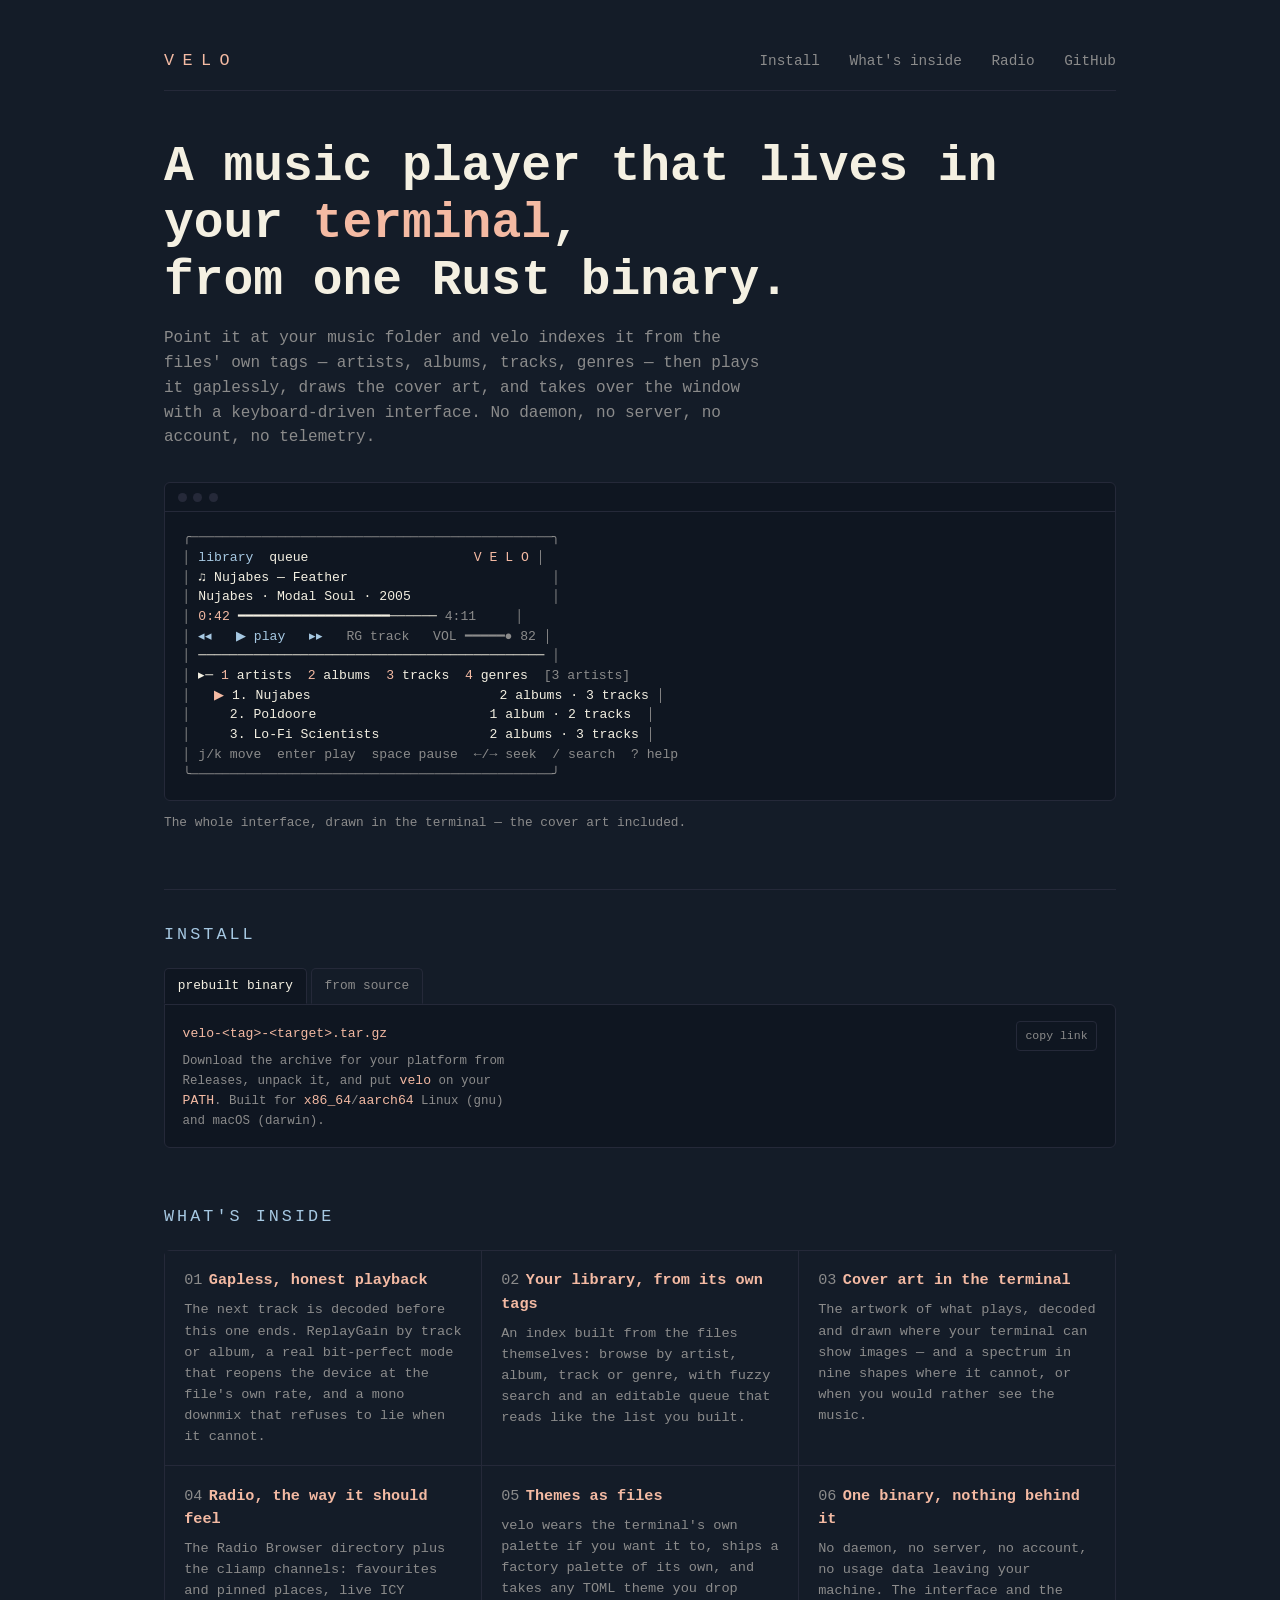
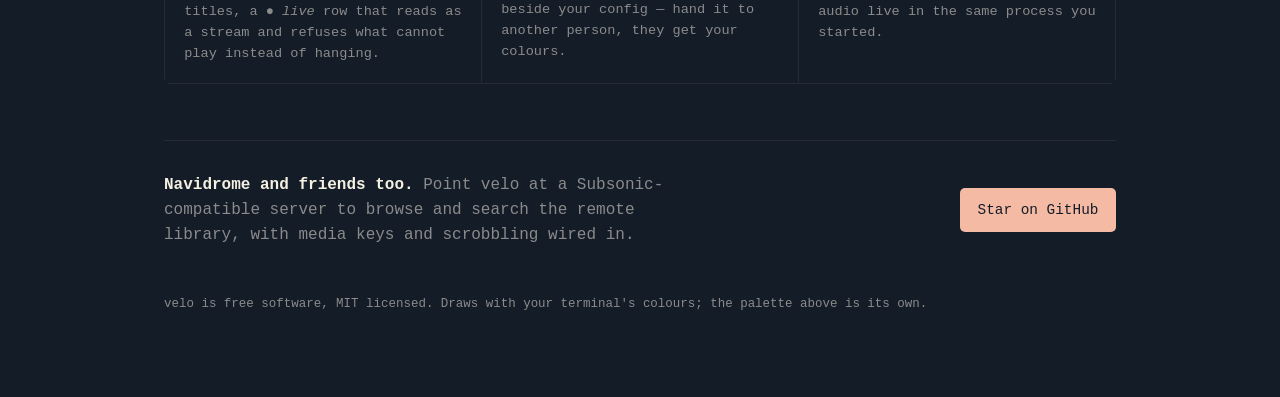
<file: design/velo-landing/01-terminal-first.html>
<!doctype html>
<html lang="en">
<head>
<meta charset="utf-8">
<meta name="viewport" content="width=device-width, initial-scale=1">
<title>velo — a single-binary music player for your terminal</title>
<style>
  :root{
    /* velo's own factory palette, the one the player draws with */
    --bg:#141c28; --text:#f4f0e2; --dim:#8b8b8b; --accent:#f4baa3;
    --secondary:#a6c8e2; --border:#252939; --ink:#141c28;
    --mono:ui-monospace,SFMono-Regular,"SF Mono",Menlo,Consolas,"Liberation Mono",monospace;
  }
  *{box-sizing:border-box}
  html{background:var(--bg);color:var(--text);font-family:var(--mono);line-height:1.55}
  body{margin:0;max-width:1000px;margin-inline:auto;padding:3rem 1.5rem 5rem}
  a{color:var(--secondary)}
  a:focus-visible,button:focus-visible{outline:2px solid var(--accent);outline-offset:3px}
  .skip{position:absolute;left:-999px}
  .skip:focus{left:1rem;top:1rem;background:var(--accent);color:var(--ink);padding:.5rem .75rem}
  header.top{display:flex;justify-content:space-between;align-items:baseline;gap:1rem;flex-wrap:wrap;border-bottom:1px solid var(--border);padding-bottom:1rem}
  .wordmark{font-size:1.05rem;letter-spacing:.5em;color:var(--accent);text-transform:uppercase}
  nav a{margin-left:1.25rem;color:var(--dim);text-decoration:none;font-size:.9rem}
  nav a:hover{color:var(--secondary)}
  h1{font-size:clamp(1.9rem,4.4vw,3.1rem);line-height:1.15;margin:3rem 0 1rem;font-weight:600}
  h1 em{font-style:normal;color:var(--accent)}
  .lede{color:var(--dim);max-width:62ch;margin:0 0 2rem}
  .terminal{border:1px solid var(--border);border-radius:6px;background:#0f1621;overflow:hidden;margin:0 0 .75rem}
  .terminal-bar{display:flex;gap:.4rem;padding:.6rem .8rem;border-bottom:1px solid var(--border)}
  .terminal-bar i{width:9px;height:9px;border-radius:50%;background:var(--border);display:block}
  .terminal pre{margin:0;padding:1rem 1.1rem;font-size:.82rem;line-height:1.5;overflow-x:auto;color:var(--text)}
  .terminal .dim{color:var(--dim)}
  .terminal .accent{color:var(--accent)}
  .terminal .secondary{color:var(--secondary)}
  .caption{color:var(--dim);font-size:.8rem;margin:0 0 3.5rem}
  h2{font-size:1.05rem;letter-spacing:.18em;text-transform:uppercase;color:var(--secondary);margin:0 0 1.25rem;font-weight:500}
  .install{border-top:1px solid var(--border);padding-top:2rem;margin-bottom:3.5rem}
  .tabs{display:flex;gap:.25rem;flex-wrap:wrap;margin-bottom:0}
  .tabs button{font:inherit;font-size:.8rem;background:transparent;border:1px solid var(--border);border-bottom-color:transparent;color:var(--dim);padding:.45rem .8rem;border-radius:5px 5px 0 0;cursor:pointer}
  .tabs button[aria-selected="true"]{color:var(--text);background:#0f1621;border-color:var(--border);border-bottom-color:#0f1621}
  .panel{background:#0f1621;border:1px solid var(--border);border-radius:0 6px 6px 6px;padding:1rem 1.1rem}
  .panel[hidden]{display:none}
  .cmd{display:flex;gap:.75rem;align-items:flex-start;justify-content:space-between;margin:0 0 .9rem}
  .cmd:last-child{margin-bottom:0}
  .cmd code{font-size:.82rem;white-space:pre-wrap;word-break:break-word;color:var(--accent)}
  .cmd p{margin:.35rem 0 0;color:var(--dim);font-size:.78rem;max-width:46ch}
  .copy{font:inherit;font-size:.72rem;background:transparent;border:1px solid var(--border);color:var(--dim);padding:.3rem .55rem;border-radius:4px;cursor:pointer;flex:none}
  .copy:hover{color:var(--text);border-color:var(--dim)}
  .grid{display:grid;gap:1px;background:var(--border);border:1px solid var(--border);border-radius:6px;grid-template-columns:repeat(auto-fit,minmax(240px,1fr))}
  .grid article{background:var(--bg);padding:1.15rem 1.2rem}
  .grid h3{margin:0 0 .4rem;font-size:.95rem;color:var(--accent);font-weight:600}
  .grid h3 span{color:var(--dim);font-weight:400;margin-right:.4rem}
  .grid p{margin:0;color:var(--dim);font-size:.85rem}
  .closing{margin-top:3.5rem;border-top:1px solid var(--border);padding-top:2rem;display:flex;gap:1rem;flex-wrap:wrap;align-items:center;justify-content:space-between}
  .cta{display:inline-block;background:var(--accent);color:var(--ink);text-decoration:none;padding:.7rem 1.1rem;border-radius:5px;font-size:.9rem}
  .cta:hover{filter:brightness(1.06)}
  footer{margin-top:3rem;color:var(--dim);font-size:.78rem}
  @media (prefers-reduced-motion:no-preference){ .cta{transition:filter .15s ease} }
</style>
</head>
<body>
<a class="skip" href="#install">Skip to install</a>

<header class="top">
  <span class="wordmark">velo</span>
  <nav aria-label="Sections">
    <a href="#install">Install</a>
    <a href="#inside">What's inside</a>
    <a href="#radio">Radio</a>
    <a href="https://github.com/alvaldes/velo">GitHub</a>
  </nav>
</header>

<main>
  <h1>A music player that lives in your <em>terminal</em>,<br>from one Rust binary.</h1>
  <p class="lede">Point it at your music folder and velo indexes it from the files'
  own tags — artists, albums, tracks, genres — then plays it gaplessly, draws the
  cover art, and takes over the window with a keyboard-driven interface. No daemon,
  no server, no account, no telemetry.</p>

  <div class="terminal" role="img" aria-label="The velo interface: a now-playing block above a list of artists, with cover art on the right.">
    <div class="terminal-bar" aria-hidden="true"><i></i><i></i><i></i></div>
    <pre>
<span class="dim">╭──────────────────────────────────────────────╮</span>
<span class="dim">│</span> <span class="secondary">library</span>  queue                     <span class="accent">V E L O</span> <span class="dim">│</span>
<span class="dim">│</span> ♫ Nujabes — Feather                          <span class="dim">│</span>
<span class="dim">│</span> Nujabes · Modal Soul · 2005                  <span class="dim">│</span>
<span class="dim">│</span> <span class="accent">0:42</span> ━━━━━━━━━━━━━━━━━━━────── <span class="dim">4:11</span>     <span class="dim">│</span>
<span class="dim">│</span> <span class="secondary">◂◂   ▶ play   ▸▸</span>   <span class="dim">RG track   VOL ━━━━━● 82</span> <span class="dim">│</span>
<span class="dim">│</span> ──────────────────────────────────────────── <span class="dim">│</span>
<span class="dim">│</span> ▸─ <span class="accent">1</span> artists  <span class="accent">2</span> albums  <span class="accent">3</span> tracks  <span class="accent">4</span> genres  <span class="dim">[3 artists]</span>
<span class="dim">│</span>   <span class="accent">▶</span> 1. Nujabes                        2 albums · 3 tracks <span class="dim">│</span>
<span class="dim">│</span>     2. Poldoore                      1 album · 2 tracks  <span class="dim">│</span>
<span class="dim">│</span>     3. Lo-Fi Scientists              2 albums · 3 tracks <span class="dim">│</span>
<span class="dim">│</span> <span class="dim">j/k move  enter play  space pause  ←/→ seek  / search  ? help</span>
<span class="dim">╰──────────────────────────────────────────────╯</span></pre>
  </div>
  <p class="caption">The whole interface, drawn in the terminal — the cover art included.</p>

  <section class="install" id="install" aria-labelledby="install-h">
    <h2 id="install-h">Install</h2>
    <div class="tabs" role="tablist" aria-label="Install method">
      <button role="tab" id="tab-bin" aria-controls="panel-bin" aria-selected="true">prebuilt binary</button>
      <button role="tab" id="tab-cargo" aria-controls="panel-cargo" aria-selected="false" tabindex="-1">from source</button>
    </div>

    <div class="panel" role="tabpanel" id="panel-bin" aria-labelledby="tab-bin">
      <div class="cmd">
        <div>
          <code>velo-&lt;tag&gt;-&lt;target&gt;.tar.gz</code>
          <p>Download the archive for your platform from Releases, unpack it, and put
          <code>velo</code> on your <code>PATH</code>. Built for
          <code>x86_64</code>/<code>aarch64</code> Linux (gnu) and macOS (darwin).</p>
        </div>
        <button class="copy" data-copy="https://github.com/alvaldes/velo/releases">copy link</button>
      </div>
    </div>

    <div class="panel" role="tabpanel" id="panel-cargo" aria-labelledby="tab-cargo" hidden>
      <div class="cmd">
        <div>
          <code>git clone https://github.com/alvaldes/velo &amp;&amp; cd velo &amp;&amp; cargo install --path .</code>
          <p>Needs Rust 1.88 or newer. Building the audio stack wants the ALSA headers
          on Linux; everywhere else the toolchain is enough.</p>
        </div>
        <button class="copy" data-copy="git clone https://github.com/alvaldes/velo && cd velo && cargo install --path .">copy</button>
      </div>
      <div class="cmd">
        <div>
          <code>cargo install velo</code>
          <p>Once it is on crates.io.</p>
        </div>
        <button class="copy" data-copy="cargo install velo">copy</button>
      </div>
    </div>
  </section>

  <section id="inside" aria-labelledby="inside-h">
    <h2 id="inside-h">What's inside</h2>
    <div class="grid">
      <article><h3><span>01</span>Gapless, honest playback</h3>
        <p>The next track is decoded before this one ends. ReplayGain by track or
        album, a real bit-perfect mode that reopens the device at the file's own
        rate, and a mono downmix that refuses to lie when it cannot.</p></article>
      <article><h3><span>02</span>Your library, from its own tags</h3>
        <p>An index built from the files themselves: browse by artist, album, track
        or genre, with fuzzy search and an editable queue that reads like the list
        you built.</p></article>
      <article><h3><span>03</span>Cover art in the terminal</h3>
        <p>The artwork of what plays, decoded and drawn where your terminal can show
        images — and a spectrum in nine shapes where it cannot, or when you would
        rather see the music.</p></article>
      <article><h3><span>04</span>Radio, the way it should feel</h3>
        <p>The Radio Browser directory plus the cliamp channels: favourites and
        pinned places, live ICY titles, a <em>● live</em> row that reads as a stream
        and refuses what cannot play instead of hanging.</p></article>
      <article><h3><span>05</span>Themes as files</h3>
        <p>velo wears the terminal's own palette if you want it to, ships a factory
        palette of its own, and takes any TOML theme you drop beside your config —
        hand it to another person, they get your colours.</p></article>
      <article><h3><span>06</span>One binary, nothing behind it</h3>
        <p>No daemon, no server, no account, no usage data leaving your machine. The
        interface and the audio live in the same process you started.</p></article>
    </div>
  </section>

  <section class="closing" id="radio">
    <p style="margin:0;color:var(--dim);max-width:52ch">
      <strong style="color:var(--text)">Navidrome and friends too.</strong> Point velo
      at a Subsonic-compatible server to browse and search the remote library, with
      media keys and scrobbling wired in.
    </p>
    <a class="cta" href="https://github.com/alvaldes/velo">Star on GitHub</a>
  </section>
</main>

<footer>
  velo is free software, MIT licensed. Draws with your terminal's colours; the palette
  above is its own.
</footer>

<script>
  const tabs = [...document.querySelectorAll('[role="tab"]')];
  const panels = [...document.querySelectorAll('[role="tabpanel"]')];
  function select(tab){
    for (const t of tabs) t.setAttribute('aria-selected', String(t === tab));
    for (const t of tabs) t.tabIndex = t === tab ? 0 : -1;
    for (const p of panels) p.hidden = p.id !== tab.getAttribute('aria-controls');
  }
  for (const [i, tab] of tabs.entries()){
    tab.addEventListener('click', () => select(tab));
    tab.addEventListener('keydown', (event) => {
      if (event.key !== 'ArrowRight' && event.key !== 'ArrowLeft') return;
      event.preventDefault();
      const next = tabs[(i + (event.key === 'ArrowRight' ? 1 : tabs.length - 1)) % tabs.length];
      next.focus(); select(next);
    });
  }
  for (const button of document.querySelectorAll('.copy')){
    button.addEventListener('click', async () => {
      const text = button.dataset.copy;
      try { await navigator.clipboard.writeText(text); button.textContent = 'copied'; }
      catch { button.textContent = 'select it'; }
      setTimeout(() => { button.textContent = 'copy'; }, 1600);
    });
  }
</script>
</body>
</html>
</file>
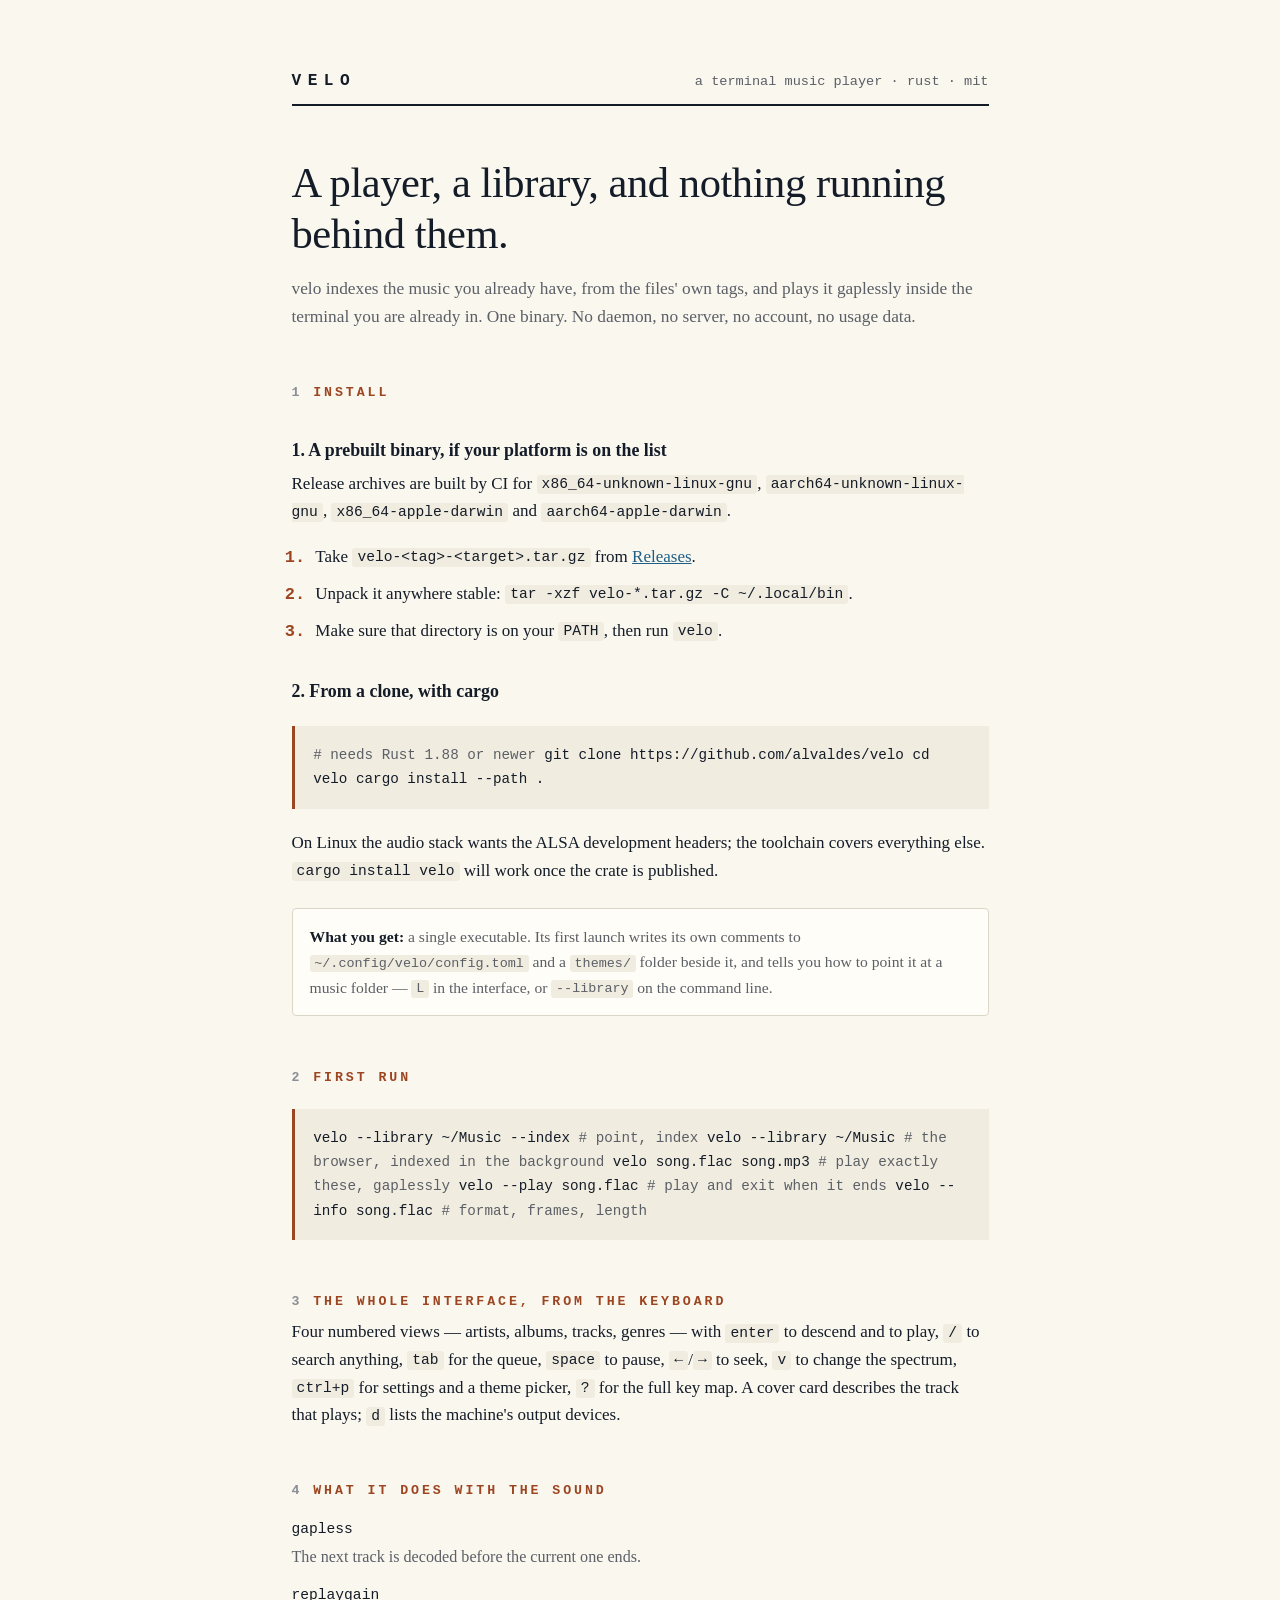
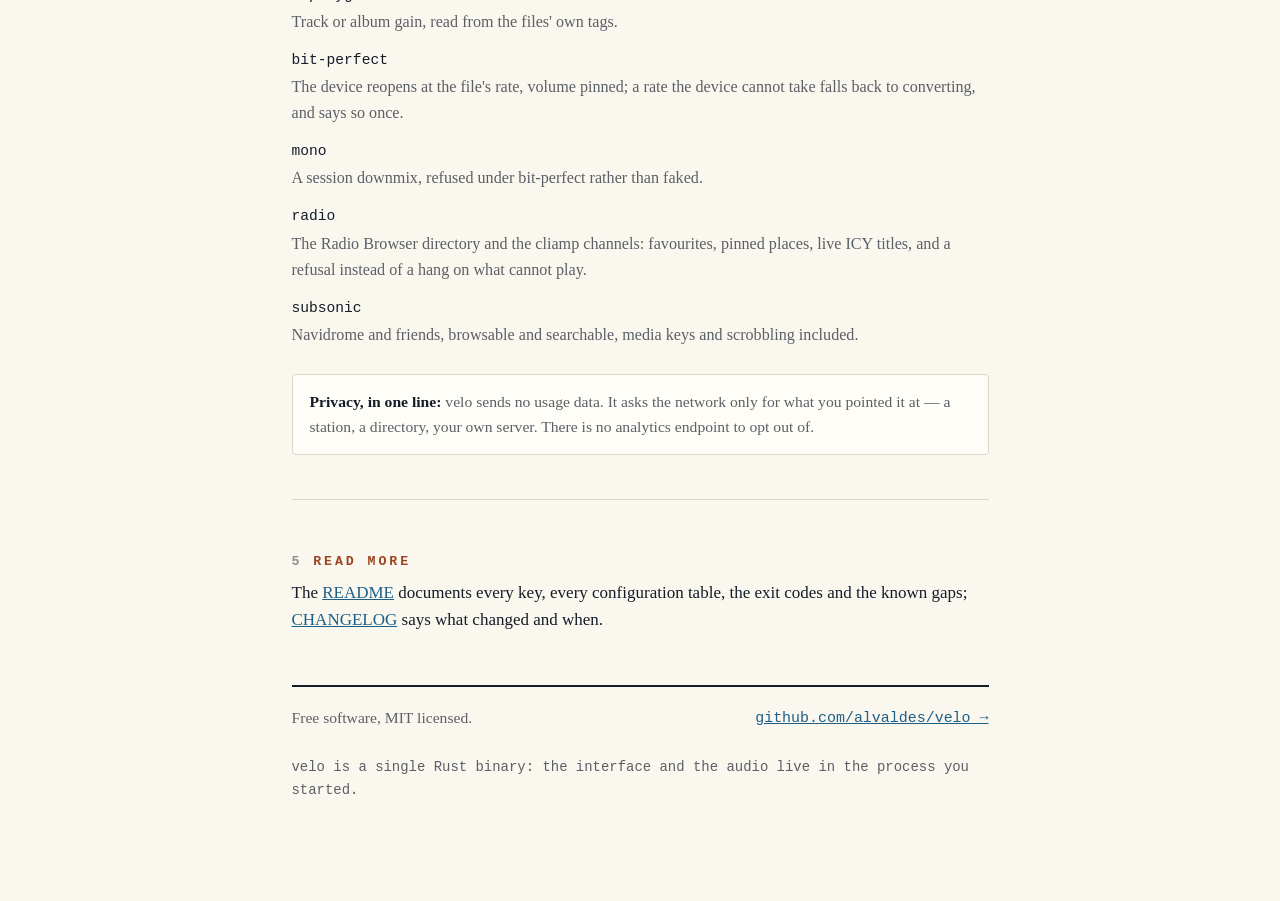
<file: design/velo-landing/02-manual-single-column.html>
<!doctype html>
<html lang="en">
<head>
<meta charset="utf-8">
<meta name="viewport" content="width=device-width, initial-scale=1">
<title>velo — a manual you can install</title>
<style>
  :root{
    --paper:#faf7ef; --ink:#141c28; --muted:#5b5f66; --rule:#dcd6c8;
    --accent:#9c4520; --link:#1d5f86; --code-bg:#f1ece0;
    --mono:ui-monospace,SFMono-Regular,"SF Mono",Menlo,Consolas,monospace;
    --serif:Georgia,"Iowan Old Style","Palatino Linotype",serif;
  }
  *{box-sizing:border-box}
  html{background:var(--paper);color:var(--ink);font-family:var(--serif);font-size:17px;line-height:1.62}
  body{max-width:44rem;margin:0 auto;padding:4rem 1.5rem 6rem}
  a{color:var(--link)}
  a:focus-visible,summary:focus-visible{outline:2px solid var(--accent);outline-offset:3px}
  .masthead{display:flex;justify-content:space-between;align-items:baseline;border-bottom:2px solid var(--ink);padding-bottom:.6rem;margin-bottom:3rem}
  .masthead strong{font-family:var(--mono);letter-spacing:.4em;text-transform:uppercase;font-size:.95rem}
  .masthead span{font-size:.8rem;color:var(--muted);font-family:var(--mono)}
  h1{font-size:clamp(1.7rem,4vw,2.5rem);line-height:1.2;margin:0 0 .9rem;font-weight:400;letter-spacing:-.01em}
  .strap{color:var(--muted);margin:0 0 2.5rem;font-size:1.02rem}
  h2{font-family:var(--mono);font-size:.78rem;letter-spacing:.22em;text-transform:uppercase;color:var(--accent);margin:3rem 0 .35rem;font-weight:600}
  h2::before{content:counters(chapter,".") "  ";counter-increment:chapter;color:var(--mxuted,#8a8f96)}
  body{counter-reset:chapter}
  h3{font-size:1.05rem;margin:1.9rem 0 .3rem;font-weight:600}
  p{margin:0 0 1.05rem}
  code{font-family:var(--mono);font-size:.86em;background:var(--code-bg);padding:.1em .35em;border-radius:3px}
  .block{background:var(--code-bg);border-left:3px solid var(--accent);padding:1rem 1.1rem;margin:1.2rem 0;font-family:var(--mono);font-size:.84rem;line-height:1.7;overflow-x:auto}
  .block .comment{color:var(--muted)}
  ol.steps{margin:.6rem 0 1.4rem;padding-left:1.4rem}
  ol.steps li{margin:.55rem 0}
  ol.steps li::marker{font-family:var(--mono);color:var(--accent);font-weight:600}
  .note{border:1px solid var(--rule);border-radius:4px;padding:.85rem 1rem;margin:1.4rem 0;font-size:.92rem;color:var(--muted);background:#fffdf7}
  .note strong{color:var(--ink)}
  dl{margin:1rem 0 1.5rem}
  dt{font-family:var(--mono);font-size:.86rem;margin-top:.8rem}
  dd{margin:.1rem 0 0;color:var(--muted);font-size:.95rem}
  hr{border:0;border-top:1px solid var(--rule);margin:2.6rem 0}
  .end{display:flex;gap:1rem;flex-wrap:wrap;align-items:center;justify-content:space-between;margin-top:3rem;border-top:2px solid var(--ink);padding-top:1.1rem}
  .end a{font-family:var(--mono);font-size:.88rem}
  footer{font-size:.82rem;color:var(--muted);margin-top:1.5rem;font-family:var(--mono)}
</style>
</head>
<body>

<header class="masthead">
  <strong>velo</strong>
  <span>a terminal music player · rust · mit</span>
</header>

<main>
  <h1>A player, a library, and nothing running behind them.</h1>
  <p class="strap">velo indexes the music you already have, from the files' own
  tags, and plays it gaplessly inside the terminal you are already in. One
  binary. No daemon, no server, no account, no usage data.</p>

  <h2 id="install">Install</h2>

  <h3>1. A prebuilt binary, if your platform is on the list</h3>
  <p>Release archives are built by CI for
  <code>x86_64-unknown-linux-gnu</code>, <code>aarch64-unknown-linux-gnu</code>,
  <code>x86_64-apple-darwin</code> and <code>aarch64-apple-darwin</code>.</p>
  <ol class="steps">
    <li>Take <code>velo-&lt;tag&gt;-&lt;target&gt;.tar.gz</code> from
      <a href="https://github.com/alvaldes/velo/releases">Releases</a>.</li>
    <li>Unpack it anywhere stable: <code>tar -xzf velo-*.tar.gz -C ~/.local/bin</code>.</li>
    <li>Make sure that directory is on your <code>PATH</code>, then run <code>velo</code>.</li>
  </ol>

  <h3>2. From a clone, with cargo</h3>
  <div class="block"><span class="comment"># needs Rust 1.88 or newer</span>
git clone https://github.com/alvaldes/velo
cd velo
cargo install --path .</div>
  <p>On Linux the audio stack wants the ALSA development headers; the toolchain
  covers everything else. <code>cargo install velo</code> will work once the
  crate is published.</p>

  <div class="note"><strong>What you get:</strong> a single executable. Its first
  launch writes its own comments to <code>~/.config/velo/config.toml</code> and a
  <code>themes/</code> folder beside it, and tells you how to point it at a music
  folder — <code>L</code> in the interface, or <code>--library</code> on the command
  line.</div>

  <h2 id="first-run">First run</h2>
  <div class="block">velo --library ~/Music --index   <span class="comment"># point, index</span>
velo --library ~/Music           <span class="comment"># the browser, indexed in the background</span>
velo song.flac song.mp3          <span class="comment"># play exactly these, gaplessly</span>
velo --play song.flac            <span class="comment"># play and exit when it ends</span>
velo --info song.flac            <span class="comment"># format, frames, length</span></div>

  <h2 id="keys">The whole interface, from the keyboard</h2>
  <p>Four numbered views — artists, albums, tracks, genres — with <code>enter</code>
  to descend and to play, <code>/</code> to search anything, <code>tab</code> for the
  queue, <code>space</code> to pause, <code>←</code>/<code>→</code> to seek,
  <code>v</code> to change the spectrum, <code>ctrl+p</code> for settings and a theme
  picker, <code>?</code> for the full key map. A cover card describes the track that
  plays; <code>d</code> lists the machine's output devices.</p>

  <h2 id="what-it-does">What it does with the sound</h2>
  <dl>
    <dt>gapless</dt>
    <dd>The next track is decoded before the current one ends.</dd>
    <dt>replaygain</dt>
    <dd>Track or album gain, read from the files' own tags.</dd>
    <dt>bit-perfect</dt>
    <dd>The device reopens at the file's rate, volume pinned; a rate the device
    cannot take falls back to converting, and says so once.</dd>
    <dt>mono</dt>
    <dd>A session downmix, refused under bit-perfect rather than faked.</dd>
    <dt>radio</dt>
    <dd>The Radio Browser directory and the cliamp channels: favourites, pinned
    places, live ICY titles, and a refusal instead of a hang on what cannot play.</dd>
    <dt>subsonic</dt>
    <dd>Navidrome and friends, browsable and searchable, media keys and scrobbling
    included.</dd>
  </dl>

  <div class="note"><strong>Privacy, in one line:</strong> velo sends no usage data.
  It asks the network only for what you pointed it at — a station, a directory, your
  own server. There is no analytics endpoint to opt out of.</div>

  <hr>

  <h2 id="read">Read more</h2>
  <p>The <a href="https://github.com/alvaldes/velo/blob/main/README.md">README</a>
  documents every key, every configuration table, the exit codes and the known gaps;
  <a href="https://github.com/alvaldes/velo/blob/main/CHANGELOG.md">CHANGELOG</a> says
  what changed and when.</p>
</main>

<div class="end">
  <span style="color:var(--muted);font-size:.92rem">Free software, MIT licensed.</span>
  <a href="https://github.com/alvaldes/velo">github.com/alvaldes/velo →</a>
</div>

<footer>velo is a single Rust binary: the interface and the audio live in the process you started.</footer>
</body>
</html>
</file>
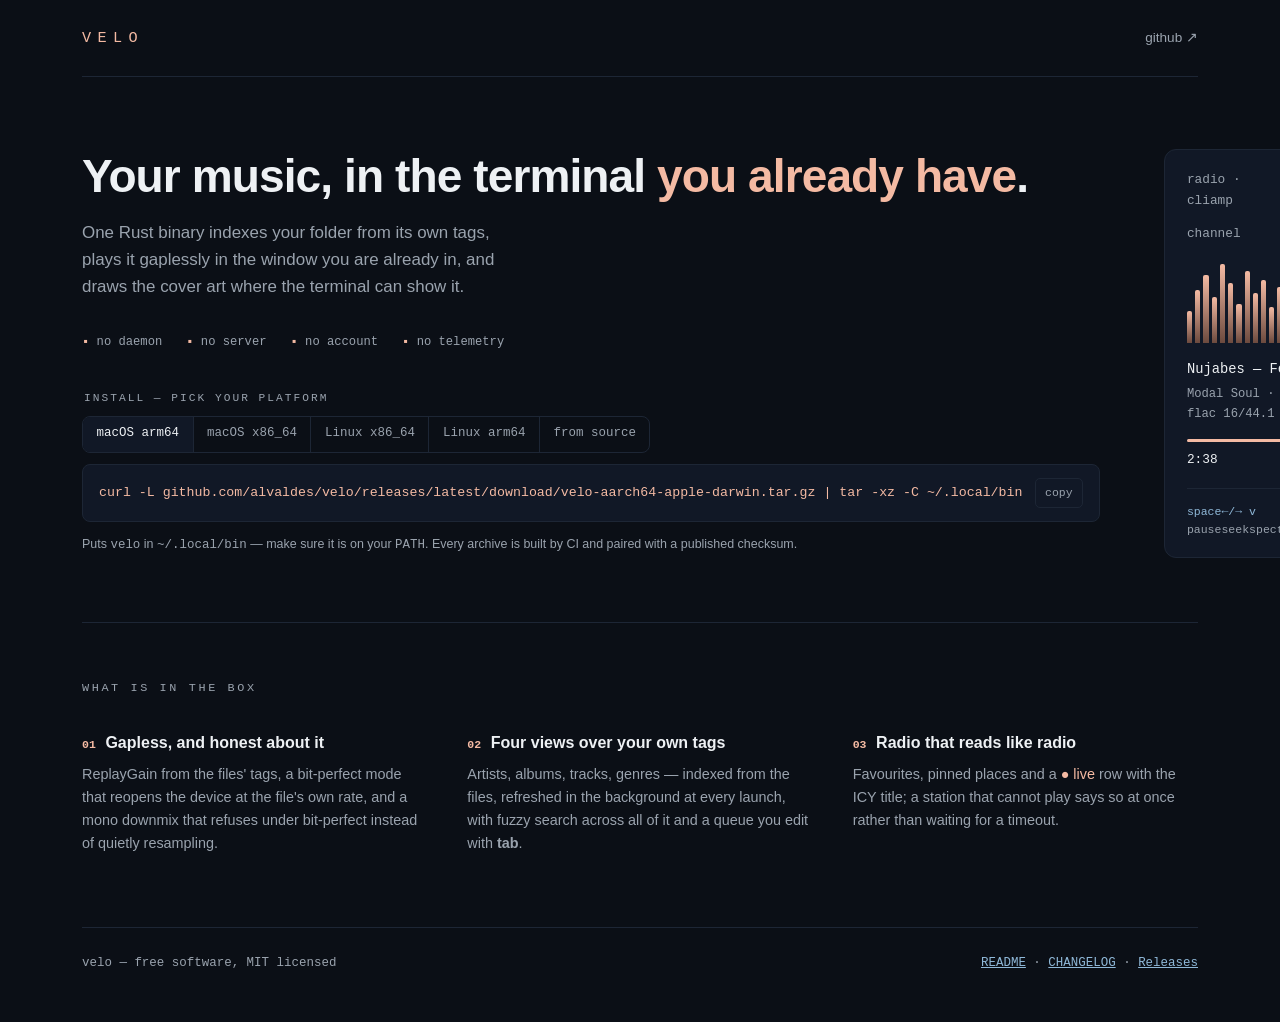
<file: design/velo-landing/03-split-live.html>
<!doctype html>
<html lang="en">
<head>
<meta charset="utf-8">
<meta name="viewport" content="width=device-width, initial-scale=1">
<title>velo — your music, in the terminal you already have</title>
<style>
  :root{
    --bg:#0b0f16; --panel:#111826; --line:#1d2635; --text:#eef1f4; --dim:#9aa3ae;
    --accent:#f4baa3; --accent-ink:#241009; --cool:#8fb8d8;
    --mono:ui-monospace,SFMono-Regular,"SF Mono",Menlo,Consolas,monospace;
    --sans:-apple-system,BlinkMacSystemFont,"Segoe UI",Roboto,Helvetica,Arial,sans-serif;
  }
  *{box-sizing:border-box}
  html{background:var(--bg);color:var(--text);font-family:var(--sans);line-height:1.6}
  body{margin:0}
  a{color:var(--cool)}
  a:focus-visible,button:focus-visible,label:focus-visible{outline:2px solid var(--accent);outline-offset:3px}
  .wrap{max-width:1180px;margin:0 auto;padding:0 2rem}
  header{display:flex;justify-content:space-between;align-items:center;padding:1.6rem 0;border-bottom:1px solid var(--line)}
  .brand{font-family:var(--mono);letter-spacing:.42em;text-transform:uppercase;font-size:.95rem;color:var(--accent)}
  header a.gh{font-size:.85rem;text-decoration:none;color:var(--dim)}
  header a.gh:hover{color:var(--text)}
  .hero{display:grid;grid-template-columns:1.05fr .95fr;gap:4rem;align-items:center;padding:4.5rem 0 4rem}
  h1{font-size:clamp(2rem,3.6vw,3.3rem);line-height:1.1;margin:0 0 1.1rem;letter-spacing:-.02em;font-weight:650}
  h1 span{color:var(--accent)}
  .lede{color:var(--dim);font-size:1.06rem;margin:0 0 2rem;max-width:44ch}
  .facts{display:flex;gap:1.5rem;flex-wrap:wrap;font-family:var(--mono);font-size:.76rem;color:var(--dim);margin:0 0 2.4rem;list-style:none;padding:0}
  .facts li::before{content:"▪ ";color:var(--accent)}
  fieldset{border:0;padding:0;margin:0 0 .7rem}
  legend{font-family:var(--mono);font-size:.7rem;letter-spacing:.18em;text-transform:uppercase;color:var(--dim);margin-bottom:.5rem}
  .picker{display:inline-flex;border:1px solid var(--line);border-radius:8px;overflow:hidden}
  .picker label{font-family:var(--mono);font-size:.78rem;color:var(--dim);padding:.45rem .85rem;cursor:pointer;border-right:1px solid var(--line)}
  .picker label:last-child{border-right:0}
  .picker input{position:absolute;opacity:0;width:1px;height:1px}
  .picker input:checked + span{color:var(--text)}
  .picker label:has(input:checked){background:var(--panel)}
  .cmd{margin:0;display:flex;align-items:center;gap:.8rem;background:var(--panel);border:1px solid var(--line);border-radius:8px;padding:.85rem 1rem;font-family:var(--mono);font-size:.83rem}
  .cmd code{color:var(--accent);overflow-x:auto;white-space:nowrap}
  .cmd button{font:inherit;font-family:var(--mono);font-size:.72rem;background:transparent;border:1px solid var(--line);color:var(--dim);border-radius:5px;padding:.28rem .55rem;cursor:pointer;flex:none}
  .cmd button:hover{color:var(--text);border-color:var(--dim)}
  .hint{font-size:.78rem;color:var(--dim);margin:.8rem 0 0}

  .player{background:var(--panel);border:1px solid var(--line);border-radius:12px;padding:1.3rem 1.4rem 1.1rem;font-family:var(--mono);font-size:.8rem}
  .player .row{display:flex;justify-content:space-between;color:var(--dim);margin-bottom:.8rem}
  .player .row b{color:var(--text);font-weight:400}
  .player .live{color:var(--accent)}
  .spectrum{display:flex;align-items:flex-end;gap:3px;height:86px;margin:.2rem 0 1rem}
  .spectrum i{flex:1;background:linear-gradient(180deg,var(--accent),#6c4a3e);border-radius:2px 2px 0 0;height:calc(var(--h) * 1%)}
  .track{color:var(--text);font-size:.86rem;margin-bottom:.25rem}
  .meta{color:var(--dim);font-size:.76rem;margin-bottom:.9rem}
  .bar{height:3px;background:var(--line);border-radius:2px;overflow:hidden}
  .bar span{display:block;height:100%;width:64%;background:var(--accent)}
  .clock{display:flex;justify-content:space-between;margin-top:.5rem}
  .keys{display:flex;justify-content:space-between;margin-top:1.1rem;padding-top:.9rem;border-top:1px solid var(--line);color:var(--dim);font-size:.72rem}
  .keys b{color:var(--cool);font-weight:400}

  section.rail{border-top:1px solid var(--line);padding:3.5rem 0 1rem}
  section.rail h2{font-size:.74rem;letter-spacing:.22em;text-transform:uppercase;color:var(--dim);font-family:var(--mono);margin:0 0 2rem;font-weight:500}
  .rail ol{list-style:none;margin:0;padding:0;display:grid;grid-template-columns:repeat(3,1fr);gap:2.5rem}
  .rail h3{margin:0 0 .45rem;font-size:1rem;font-weight:600;display:flex;gap:.6rem;align-items:baseline}
  .rail h3 em{font-style:normal;font-family:var(--mono);font-size:.72rem;color:var(--accent)}
  .rail p{margin:0;color:var(--dim);font-size:.9rem}
  footer{border-top:1px solid var(--line);margin-top:3.5rem;padding:1.6rem 0 3rem;display:flex;justify-content:space-between;gap:1rem;flex-wrap:wrap;color:var(--dim);font-size:.78rem;font-family:var(--mono)}
  @media (max-width:900px){
    .hero{grid-template-columns:1fr;gap:2.5rem;padding:3rem 0}
    .rail ol{grid-template-columns:1fr;gap:1.8rem}
  }
  @media (prefers-reduced-motion:no-preference){
    .spectrum i{animation:pulse 2.4s ease-in-out infinite alternate;animation-delay:calc(var(--i) * -0.13s)}
    @keyframes pulse{from{transform:scaleY(.55)}to{transform:scaleY(1)}}
    .spectrum i{transform-origin:bottom}
  }
</style>
</head>
<body>

<div class="wrap">
  <header>
    <span class="brand">velo</span>
    <a class="gh" href="https://github.com/alvaldes/velo">github ↗</a>
  </header>

  <div class="hero">
    <div>
      <h1>Your music, in the terminal <span>you already have</span>.</h1>
      <p class="lede">One Rust binary indexes your folder from its own tags, plays it
      gaplessly in the window you are already in, and draws the cover art where the
      terminal can show it.</p>
      <ul class="facts">
        <li>no daemon</li><li>no server</li><li>no account</li><li>no telemetry</li>
      </ul>

      <form id="install">
        <fieldset>
          <legend>Install — pick your platform</legend>
          <div class="picker" role="radiogroup" aria-label="Platform">
            <label><input type="radio" name="platform" value="macos-arm" checked><span>macOS arm64</span></label>
            <label><input type="radio" name="platform" value="macos-x86"><span>macOS x86_64</span></label>
            <label><input type="radio" name="platform" value="linux-x86"><span>Linux x86_64</span></label>
            <label><input type="radio" name="platform" value="linux-arm"><span>Linux arm64</span></label>
            <label><input type="radio" name="platform" value="source"><span>from source</span></label>
          </div>
        </fieldset>
        <div class="cmd">
          <code id="line">curl -L github.com/alvaldes/velo/releases/latest/download/velo-aarch64-apple-darwin.tar.gz | tar -xz -C ~/.local/bin</code>
          <button type="button" id="copy">copy</button>
        </div>
        <p class="hint" id="hint">Puts <code>velo</code> in <code>~/.local/bin</code> — make sure it is on your
        <code>PATH</code>. Every archive is built by CI and paired with a published checksum.</p>
      </form>
    </div>

    <div class="player" role="img" aria-label="The player: a live radio station playing, a spectrum, the clock, and the transport keys.">
      <div class="row"><span>radio · cliamp</span><span class="live">● live</span></div>
      <div class="row"><span>channel</span><b>lofi</b></div>
      <div class="spectrum" aria-hidden="true">
        <i style="--h:38;--i:0"></i><i style="--h:62;--i:1"></i><i style="--h:80;--i:2"></i>
        <i style="--h:54;--i:3"></i><i style="--h:92;--i:4"></i><i style="--h:70;--i:5"></i>
        <i style="--h:46;--i:6"></i><i style="--h:84;--i:7"></i><i style="--h:58;--i:8"></i>
        <i style="--h:74;--i:9"></i><i style="--h:42;--i:10"></i><i style="--h:66;--i:11"></i>
        <i style="--h:88;--i:12"></i><i style="--h:50;--i:13"></i><i style="--h:72;--i:14"></i>
        <i style="--h:34;--i:15"></i><i style="--h:60;--i:16"></i><i style="--h:78;--i:17"></i>
      </div>
      <div class="track">Nujabes — Feather</div>
      <div class="meta">Modal Soul · 2005 · flac 16/44.1</div>
      <div class="bar"><span></span></div>
      <div class="clock"><span>2:38</span><span>4:11</span></div>
      <div class="keys"><span><b>space</b> pause</span><span><b>←/→</b> seek</span><span><b>v</b> spectrum</span><span><b>?</b> keys</span></div>
    </div>
  </div>

  <section class="rail" aria-labelledby="rail-h">
    <h2 id="rail-h">What is in the box</h2>
    <ol>
      <li>
        <h3><em>01</em>Gapless, and honest about it</h3>
        <p>ReplayGain from the files' tags, a bit-perfect mode that reopens the device
        at the file's own rate, and a mono downmix that refuses under bit-perfect
        instead of quietly resampling.</p>
      </li>
      <li>
        <h3><em>02</em>Four views over your own tags</h3>
        <p>Artists, albums, tracks, genres — indexed from the files, refreshed in the
        background at every launch, with fuzzy search across all of it and a queue you
        edit with <b>tab</b>.</p>
      </li>
      <li>
        <h3><em>03</em>Radio that reads like radio</h3>
        <p>Favourites, pinned places and a <span style="color:var(--accent)">● live</span>
        row with the ICY title; a station that cannot play says so at once rather than
        waiting for a timeout.</p>
      </li>
    </ol>
  </section>

  <footer>
    <span>velo — free software, MIT licensed</span>
    <span><a href="https://github.com/alvaldes/velo/blob/main/README.md">README</a> · <a href="https://github.com/alvaldes/velo/blob/main/CHANGELOG.md">CHANGELOG</a> · <a href="https://github.com/alvaldes/velo/releases">Releases</a></span>
  </footer>
</div>

<script>
  const targets = {
    'macos-arm':  ['velo-aarch64-apple-darwin.tar.gz',   'macOS on Apple silicon'],
    'macos-x86':  ['velo-x86_64-apple-darwin.tar.gz',    'macOS on Intel'],
    'linux-x86':  ['velo-x86_64-unknown-linux-gnu.tar.gz','Linux on x86_64'],
    'linux-arm':  ['velo-aarch64-unknown-linux-gnu.tar.gz','Linux on arm64'],
    'source':     [null, 'a clone and cargo, needs Rust 1.88 or newer']
  };
  const line = document.getElementById('line');
  const hint = document.getElementById('hint');
  for (const radio of document.querySelectorAll('input[name="platform"]'))
    radio.addEventListener('change', () => {
      const [asset, blurb] = targets[radio.value];
      line.textContent = asset
        ? 'curl -L github.com/alvaldes/velo/releases/latest/download/' + asset + ' | tar -xz -C ~/.local/bin'
        : 'git clone https://github.com/alvaldes/velo && cd velo && cargo install --path .';
      hint.textContent = asset
        ? blurb + ' — puts velo in ~/.local/bin; make sure it is on your PATH.'
        : blurb + '.';
    });
  document.getElementById('copy').addEventListener('click', async (event) => {
    const button = event.currentTarget;
    try { await navigator.clipboard.writeText(line.textContent); button.textContent = 'copied'; }
    catch { button.textContent = 'select it'; }
    setTimeout(() => { button.textContent = 'copy'; }, 1600);
  });
</script>
</body>
</html>
</file>
<file: docs/style.css>
/* velo's landing page.
 *
 * The tokens are the player's own factory palette — the same seven colours
 * `themes/velo.toml` ships — so the page wears the product it describes.
 * Two deviations, deliberate: `--dim` is lifted above the palette's `dim`
 * (#767676 on #141c28 is 3.3:1 and fails AA for body text), and `--soft` is
 * the reading colour for prose set over the video and the fog, where the
 * backdrop is never one flat value.
 *
 * The hero is the room the terminal sits in — a looping hearth video — with
 * the player drawn as glass over it: `transparent_background = true` is what
 * the app does, so the room behind the page is what would be behind the
 * terminal. Under the hero the video dissolves into a fog drawn by fog.js
 * (three.js, vendored), and the rest of the page is read through it.
 *
 * No build step, no framework: everything the page loads is in this folder,
 * system fonts only.
 */

:root {
  --bg: #141c28;
  --line: #252939;
  --text: #f4f0e2;
  --soft: #c9cdd3;
  --dim: #9aa3ae;
  --accent: #f4baa3;
  --accent-ink: #141c28;
  --cool: #a6c8e2;
  --hair: rgba(244, 240, 226, 0.16);
  --glass: rgba(9, 11, 16, 0.42);
  --mono: ui-monospace, SFMono-Regular, "SF Mono", Menlo, Consolas, "Liberation Mono", monospace;
  --sans: -apple-system, BlinkMacSystemFont, "Segoe UI", Roboto, Helvetica, Arial, sans-serif;
}

* { box-sizing: border-box; }

html {
  background: #07090d;
  color: var(--text);
  font-family: var(--sans);
  line-height: 1.6;
  scroll-behavior: smooth;
  scroll-padding-top: 2rem;
}

body { margin: 0; position: relative; overflow-x: hidden; }

a { color: var(--cool); }

a:focus-visible,
button:focus-visible,
input:focus-visible,
.app:focus-visible,
label:focus-within {
  outline: 2px solid var(--accent);
  outline-offset: 3px;
}

[hidden] { display: none !important; }

/* ---- the fog the page is read through ---- */

/* The base does not depend on WebGL: soft clouds of warm brown and slate over
   near-black. fog.js paints its canvas on top of this; a browser that cannot
   still gets fog, never a flat plate. */
.fog {
  position: fixed;
  inset: 0;
  z-index: 0;
  pointer-events: none;
  background:
    radial-gradient(60% 50% at 50% 0%, rgba(201, 138, 75, 0.34) 0%, rgba(201, 138, 75, 0) 70%),
    radial-gradient(50% 45% at 22% 62%, rgba(74, 53, 36, 0.6) 0%, rgba(74, 53, 36, 0) 72%),
    radial-gradient(45% 40% at 82% 78%, rgba(43, 58, 77, 0.5) 0%, rgba(43, 58, 77, 0) 70%),
    #07090d;
}

.fog canvas {
  display: block;
  width: 100%;
  height: 100%;
}

.wrap {
  position: relative;
  z-index: 1;
  max-width: 1180px;
  margin: 0 auto;
  padding: 0 2rem;
}

/* ---- header ---- */

.top {
  position: absolute;
  inset: 0 0 auto;
  z-index: 2;
}

.top-inner {
  display: flex;
  justify-content: flex-end;
  align-items: center;
  padding-top: 1.6rem;
  padding-bottom: 1.6rem;
}

.top-links {
  display: flex;
  gap: 1.6rem;
}

.top-links a {
  font-size: 0.85rem;
  text-decoration: none;
  color: var(--text);
}

.top-links a:hover { color: var(--accent); }

/* ---- hero ---- */

.hero {
  position: relative;
  z-index: 1;
  min-height: 100svh;
  display: flex;
  align-items: center;
  padding: 6rem 0 18vh;
}

/* The room. It is opaque down to the last third, then lets go: the mask takes
   the video and its scrims out together, and what is left is the fog. */
.hero-media {
  position: absolute;
  inset: 0;
  overflow: hidden;
  -webkit-mask-image: linear-gradient(180deg, #000 0%, #000 58%, rgba(0, 0, 0, 0.55) 78%, transparent 100%);
  mask-image: linear-gradient(180deg, #000 0%, #000 58%, rgba(0, 0, 0, 0.55) 78%, transparent 100%);
}

.hero-media video {
  display: block;
  width: 100%;
  height: 100%;
  object-fit: cover;
  object-position: 50% 40%;
}

/* Two scrims, both for reading: the left one puts the pitch on a dark wall,
   the top one keeps the brand legible over the bright plaster. */
.hero-media::after {
  content: "";
  position: absolute;
  inset: 0;
  background:
    linear-gradient(90deg, rgba(7, 9, 13, 0.86) 0%, rgba(7, 9, 13, 0.6) 34%, rgba(7, 9, 13, 0) 62%),
    linear-gradient(180deg, rgba(7, 9, 13, 0.6) 0%, rgba(7, 9, 13, 0) 22%);
}

.hero-grid {
  width: 100%;
  display: grid;
  grid-template-columns: 1fr 1.08fr;
  gap: 3rem;
  align-items: center;
}

.hero-grid > * { min-width: 0; }

/* The name, the way the interface writes it in its own corner. */
.lockup {
  display: flex;
  align-items: center;
  gap: 1rem;
  margin: 0 0 1.6rem;
  font-family: var(--mono);
  font-size: 1.9rem;
  letter-spacing: 0.42em;
  text-transform: uppercase;
  color: var(--accent);
}

.lockup img { display: block; width: 60px; height: 60px; }

h1 {
  font-size: clamp(2.1rem, 3.6vw, 3.3rem);
  line-height: 1.08;
  letter-spacing: -0.025em;
  font-weight: 650;
  margin: 0 0 1.2rem;
  text-wrap: balance;
}

.lede {
  color: var(--soft);
  font-size: 1.08rem;
  max-width: 44ch;
  margin: 0 0 2.2rem;
}

/* ---- install ---- */

.picker-field {
  border: 0;
  padding: 0;
  margin: 0 0 0.7rem;
}

.picker-field legend {
  font-size: 0.82rem;
  color: var(--soft);
  padding: 0;
  margin-bottom: 0.5rem;
}

.picker {
  display: inline-flex;
  flex-wrap: wrap;
  border: 1px solid var(--hair);
  border-radius: 8px;
  overflow: hidden;
  background: var(--glass);
  -webkit-backdrop-filter: blur(14px);
  backdrop-filter: blur(14px);
}

.picker label {
  position: relative;
  font-family: var(--mono);
  font-size: 0.72rem;
  color: var(--soft);
  padding: 0.42rem 0.6rem;
  cursor: pointer;
  border-right: 1px solid var(--hair);
  white-space: nowrap;
}

/* Controls, not prose: a drag across them should not paint a selection. */
.picker,
.app,
.copy,
.cta {
  -webkit-user-select: none;
  user-select: none;
}

.picker label:last-child { border-right: 0; }
.picker label:hover { color: var(--text); }

.picker label:has(input:checked) {
  background: var(--accent);
  color: var(--accent-ink);
}

.picker input {
  position: absolute;
  opacity: 0;
  width: 1px;
  height: 1px;
}

.cmd {
  display: flex;
  align-items: flex-start;
  gap: 0.7rem;
  background: var(--glass);
  -webkit-backdrop-filter: blur(14px);
  backdrop-filter: blur(14px);
  border: 1px solid var(--hair);
  border-radius: 8px;
  padding: 0.75rem 0.8rem 0.75rem 1rem;
  font-family: var(--mono);
  font-size: 0.78rem;
}

/* On a wide screen the command box stops where the paragraph above it does. */
@media (min-width: 981px) {
  .cmd { width: 89%; }
}

.prompt { color: var(--accent); flex: none; line-height: 1.5; }

/* The variants of a swap share one grid cell: the cell is as tall as the
   tallest of them, and only the chosen one is visible. */
.swap { display: grid; }
.swap > * { grid-area: 1 / 1; visibility: hidden; }
.swap > .on { visibility: visible; }
.cmd .swap { flex: 1; min-width: 0; }

/* The whole command is always on screen: it wraps instead of scrolling, so
   what gets copied is what was read. */
.cmd code {
  color: var(--text);
  flex: 1;
  min-width: 0;
  /* Wrapped the way a terminal wraps a long line: at the edge, not at a word. */
  word-break: break-all;
  line-height: 1.5;
}

.copy {
  font-family: var(--mono);
  font-size: 0.72rem;
  background: transparent;
  border: 1px solid var(--hair);
  color: var(--soft);
  border-radius: 5px;
  padding: 0.28rem 0.6rem;
  cursor: pointer;
  flex: none;
}

.copy:hover { color: var(--text); border-color: var(--soft); }

.hint {
  font-size: 0.8rem;
  color: var(--soft);
  margin: 0.8rem 0 0;
  max-width: 50ch;
}

.cta {
  display: inline-block;
  background: var(--accent);
  color: var(--accent-ink);
  text-decoration: none;
  font-size: 0.9rem;
  font-weight: 600;
  padding: 0.62rem 1.1rem;
  border-radius: 6px;
}

.cta:hover { filter: brightness(1.06); }

.more-install {
  margin: 0.9rem 0 0;
  font-size: 0.8rem;
}

.more-install a { color: var(--soft); }
.more-install a:hover { color: var(--text); }

/* ---- the interface, drawn as it draws itself ---- */

.app {
  position: relative;
  padding: 1.1rem 1.25rem 0.9rem;
  border: 1px solid var(--hair);
  border-radius: 12px;
  /* Glass: a thin dark tint for contrast, and the room behind it out of focus. */
  background: var(--glass);
  -webkit-backdrop-filter: blur(22px) saturate(1.35);
  backdrop-filter: blur(22px) saturate(1.35);
  box-shadow:
    inset 0 1px 0 rgba(255, 255, 255, 0.1),
    0 30px 80px -20px rgba(0, 0, 0, 0.7);
  font-family: var(--mono);
  font-size: 0.74rem;
  line-height: 1.55;
  color: var(--text);
}

.app button {
  font: inherit;
  color: inherit;
  background: none;
  border: 0;
  padding: 0;
  margin: 0;
  cursor: pointer;
  text-align: left;
}

.app .dim { color: var(--dim); }
.app button.dim:hover { color: var(--text); }

.app-nav {
  display: flex;
  justify-content: space-between;
  align-items: baseline;
  margin-bottom: 0.5rem;
}

.app-tabs { display: inline-flex; gap: 1.1rem; }
.app-tabs button { color: var(--dim); }
.app-tabs button:hover { color: var(--text); }
.app-tabs button.on { color: var(--text); font-weight: 600; }

.app-mark {
  color: var(--accent);
  letter-spacing: 0.32em;
}

.app-title {
  color: var(--accent);
  font-weight: 600;
  margin-bottom: 1.1rem;
  overflow: hidden;
  text-overflow: ellipsis;
  white-space: nowrap;
}

.app-clock {
  display: flex;
  justify-content: space-between;
  margin-bottom: 0.55rem;
}

.app-state { color: var(--accent); margin-left: 1.5ch; }
.app-of { color: var(--dim); }

.app-spectrum {
  display: flex;
  align-items: flex-end;
  gap: 3px;
  height: 68px;
  margin: 0 0 0.5rem;
  /* Before the first play the bars are a still picture of a spectrum, dimmed. */
  opacity: 0.45;
}

.app.is-live .app-spectrum { opacity: 1; }

.app-spectrum i {
  flex: 1;
  height: calc(var(--h) * 1%);
  background: linear-gradient(180deg, #f8d2c0 0%, #f4baa3 55%, #d98f72 100%);
  transform-origin: bottom;
}

/* The two sliders are the interface's own lines: a hairline, a round knob. */
.app input[type="range"] {
  -webkit-appearance: none;
  appearance: none;
  background: transparent;
  height: 16px;
  margin: 0;
  cursor: pointer;
  --rail: rgba(154, 163, 174, 0.5);
  --done: var(--rail);
}

.app input[type="range"]::-webkit-slider-runnable-track {
  height: 2px;
  background: linear-gradient(90deg, var(--done) var(--p, 0%), var(--rail) var(--p, 0%));
}

.app input[type="range"]::-moz-range-track {
  height: 2px;
  background: linear-gradient(90deg, var(--done) var(--p, 0%), var(--rail) var(--p, 0%));
}

.app input[type="range"]::-webkit-slider-thumb {
  -webkit-appearance: none;
  width: 9px;
  height: 9px;
  margin-top: -3.5px;
  border-radius: 50%;
  background: var(--text);
}

.app input[type="range"]::-moz-range-thumb {
  width: 9px;
  height: 9px;
  border: 0;
  border-radius: 50%;
  background: var(--text);
}

.app-seek {
  display: block;
  width: 100%;
  --done: var(--accent);
  margin-bottom: 0.5rem !important;
}

.app-transport {
  display: flex;
  justify-content: space-between;
  align-items: center;
  gap: 1rem;
  padding-bottom: 0.9rem;
  border-bottom: 1px solid rgba(154, 163, 174, 0.2);
  margin-bottom: 0.8rem;
}

.app-buttons {
  display: inline-flex;
  align-items: center;
  gap: 0.9rem;
}

.app button.app-primary {
  background: var(--accent);
  color: var(--accent-ink);
  font-weight: 700;
  padding: 0.16rem 0.7rem;
  border-radius: 2px;
  min-width: 10ch;
  text-align: center;
}

.app button.app-primary:hover { filter: brightness(1.08); }

.app-volume {
  display: inline-flex;
  align-items: center;
  gap: 0.6rem;
  color: var(--dim);
}

.app-volume input { width: 150px; }
.app-volume output { color: var(--text); min-width: 3ch; text-align: right; }

.app-header {
  font-weight: 600;
  margin-bottom: 0.2rem;
}

.app-rows {
  list-style: none;
  margin: 0 0 0.6rem;
  padding: 0;
}

.app button.app-row {
  display: grid;
  grid-template-columns: 3.4ch 1fr auto;
  gap: 1ch;
  align-items: baseline;
  position: relative;
  width: calc(100% + 0.6rem);
  margin: 0 -0.3rem;
  /* Every row keeps two cells for the marker, the way the interface does: the
     numbers and names never move when a row starts to play. */
  padding: 0.04rem 0.3rem 0.04rem calc(0.3rem + 2ch);
  border-radius: 1px;
}

.app button.app-row:hover { background: rgba(244, 240, 226, 0.07); }

.app-num {
  color: var(--dim);
  text-align: right;
  white-space: nowrap;
}

.app-name,
.app-fact {
  overflow: hidden;
  text-overflow: ellipsis;
  white-space: nowrap;
}

.app-fact {
  color: var(--dim);
  max-width: 30ch;
  text-align: right;
}

.app button.app-row.selected {
  background: var(--accent);
  color: var(--accent-ink);
  font-weight: 600;
}

.app-row.selected .app-num,
.app-row.selected .app-fact { color: var(--accent-ink); }

#marker {
  position: absolute;
  left: 0.3rem;
  width: 2ch;
  text-align: left;
}

.app-footer {
  display: flex;
  /* The interface joins its hints with two spaces and drops one rather than
     wrap, so the row is one line wide: the gaps here are those two spaces at
     the size this strip is set in. */
  flex-wrap: wrap;
  gap: 0.2rem 2ch;
  padding-top: 0.7rem;
  border-top: 1px solid rgba(154, 163, 174, 0.2);
  color: var(--dim);
  font-size: 0.66rem;
}

.app-footer b {
  color: var(--cool);
  font-weight: 400;
}

/* The card every other key opens: the interface's own kind of overlay. */
.app-card {
  position: absolute;
  left: 50%;
  top: 50%;
  transform: translate(-50%, -50%);
  width: min(88%, 25rem);
  padding: 1.1rem 1.3rem 0.9rem;
  background: rgba(13, 17, 25, 0.96);
  border: 1px solid var(--accent);
  border-radius: 6px;
  box-shadow: 0 24px 60px rgba(0, 0, 0, 0.6);
  font-family: var(--sans);
  font-size: 0.86rem;
  color: var(--soft);
}

.app-card p { margin: 0 0 0.8rem; }

.app-card-title {
  font-family: var(--mono);
  font-size: 0.8rem;
  font-weight: 600;
  color: var(--accent);
}

.app-card-actions {
  display: flex;
  flex-wrap: wrap;
  align-items: center;
  gap: 1rem;
}

.app-card .app-card-close {
  margin: 0;
  font-family: var(--mono);
  font-size: 0.7rem;
  color: var(--dim);
}

.app-card-close b { color: var(--cool); font-weight: 400; }

/* ---- the rest of the page ---- */

.page { padding-top: 1rem; }

h2 {
  font-size: clamp(1.55rem, 2.5vw, 2.15rem);
  line-height: 1.15;
  letter-spacing: -0.02em;
  font-weight: 650;
  margin: 0 0 1.8rem;
  max-width: 22ch;
  text-wrap: balance;
}

.page p,
.page dd,
.page li { color: var(--soft); }

.page code {
  font-family: var(--mono);
  font-size: 0.88em;
  color: var(--text);
  background: rgba(244, 240, 226, 0.09);
  padding: 0.08em 0.36em;
  border-radius: 3px;
}

kbd {
  font-family: var(--mono);
  font-size: 0.84em;
  color: var(--cool);
  border: 1px solid rgba(166, 200, 226, 0.4);
  border-bottom-width: 2px;
  border-radius: 4px;
  padding: 0 0.4em;
  white-space: nowrap;
}

.section-lede {
  max-width: 62ch;
  margin: 0;
}

/* A band: prose on one side, the thing itself on the other. */
/* The picture column is the width of the player in the hero. */
.band {
  display: grid;
  grid-template-columns: minmax(0, 1fr) minmax(0, 572px);
  gap: 4.5rem;
  align-items: center;
  padding: 5.5rem 0;
}

.band.flip { grid-template-columns: minmax(0, 572px) minmax(0, 1fr); }
.band.flip .band-copy { order: 2; }

.points {
  display: grid;
  gap: 1.15rem;
  margin: 0;
}

.points dt {
  font-weight: 600;
  color: var(--text);
  margin-bottom: 0.1rem;
}

.points dd {
  margin: 0;
  max-width: 54ch;
}

/* A terminal's worth of glass: commands, their output, a config file. */
.term {
  position: relative;
  margin: 0;
  padding: 1.2rem 1.4rem 1.3rem;
  border: 1px solid var(--hair);
  border-radius: 12px;
  background: var(--glass);
  -webkit-backdrop-filter: blur(18px);
  backdrop-filter: blur(18px);
  box-shadow: 0 30px 70px -30px rgba(0, 0, 0, 0.7);
}

.term figcaption {
  font-size: 0.8rem;
  color: var(--soft);
  margin-bottom: 0.9rem;
}

.term pre {
  margin: 0;
  font-family: var(--mono);
  font-size: 0.8rem;
  line-height: 1.75;
  color: var(--text);
  overflow-x: auto;
}

.term .p { color: var(--accent); }
.term .c { color: var(--dim); }

.sw {
  display: inline-block;
  width: 0.72em;
  height: 0.72em;
  margin-right: 0.55em;
  border-radius: 2px;
  background: var(--c);
  outline: 1px solid rgba(244, 240, 226, 0.35);
}

/* Scenes: other screens of the interface, drawn in the same glass as the
   player in the hero and at its width, from captures of the real thing. They
   are pictures, not controls. */
.scene-fig { margin: 0; }

.scene-fig figcaption {
  margin-top: 0.8rem;
  font-size: 0.82rem;
  color: var(--soft);
}

.scene {
  font-size: 0.72rem;
  cursor: default;
  overflow: hidden;
}

.scene .app-tabs span { color: var(--dim); }
.scene .app-tabs span.on { color: var(--text); font-weight: 600; }

.s-title { font-weight: 600; }
.s-sub { color: var(--dim); margin-bottom: 0.8rem; }
.s-stopped { margin-left: 2ch; }

.scene .app-spectrum {
  opacity: 1;
  height: 44px;
  gap: 4px;
  margin-bottom: 0.4rem;
}

.s-progress {
  height: 2px;
  background: rgba(154, 163, 174, 0.3);
  margin-bottom: 0.6rem;
}

.s-progress span {
  display: block;
  height: 100%;
  background: var(--accent);
}

.s-transport {
  display: flex;
  justify-content: space-between;
  align-items: center;
  gap: 1rem;
  margin-bottom: 0.9rem;
  white-space: nowrap;
}

.s-transport > span {
  display: inline-flex;
  align-items: center;
  gap: 1ch;
}

.s-primary {
  background: var(--accent);
  color: var(--accent-ink);
  padding: 0 1ch;
}

.s-gap { margin-left: 2ch; }
.s-cool { color: var(--cool); }

.s-gauge {
  position: relative;
  width: 7ch;
  height: 2px;
  background: rgba(154, 163, 174, 0.5);
}

.s-gauge span {
  position: absolute;
  top: -3px;
  width: 8px;
  height: 8px;
  margin-left: -4px;
  border-radius: 50%;
  background: var(--text);
}

.s-head {
  display: flex;
  gap: 2ch;
  padding-left: 3ch;
  margin-bottom: 0.1rem;
  white-space: nowrap;
}

.s-head b { font-weight: 600; }

.s-rows { margin-bottom: 0.7rem; }

.s-row {
  display: grid;
  grid-template-columns: 2ch 3ch minmax(0, 1fr) auto;
  gap: 1ch;
  margin: 0 -0.3rem;
  padding: 0.03rem 0.3rem;
}

.s-row .app-name { min-width: 0; }
.s-meta { color: var(--dim); margin-left: 2ch; }

.s-row.selected {
  background: var(--accent);
  color: var(--accent-ink);
  font-weight: 600;
}

.s-row.selected .app-num,
.s-row.selected .app-fact,
.s-row.selected .s-meta { color: var(--accent-ink); }

.s-space { height: 5.5rem; }

.s-status {
  color: var(--accent);
  white-space: nowrap;
  overflow: hidden;
  text-overflow: ellipsis;
  margin-bottom: 0.3rem;
}

/* The interface's own cards: a thin frame with its title set into the edge. */
.s-card {
  position: absolute;
  display: grid;
  padding: 0.7rem 1.4ch 0.5rem;
  background: rgb(13, 16, 23);
  border: 1px solid var(--dim);
  border-radius: 4px;
}

.s-card-title {
  position: absolute;
  top: -0.8em;
  left: 1ch;
  padding: 0 0.6ch;
  color: var(--accent);
  font-weight: 600;
  background: linear-gradient(180deg, transparent 45%, rgb(13, 16, 23) 45%);
}

/* Both cards sit in the middle of the screen, as the interface places them. */
.s-card-list,
.s-card-prompt {
  left: 50%;
  top: 50%;
  transform: translate(-50%, -50%);
}

.s-card-list .on { color: var(--accent); }

/* ---- the themes, tried on the picture ----
 *
 * Each rule below is one of the themes built into the binary, with the seven
 * colours `src/ui/theme/builtins.rs` gives it, mapped onto the tokens the
 * picture already draws with: background → --glass, text → --text, dim →
 * --dim, accent → --accent, ink → --accent-ink, secondary → --cool, border →
 * --hair. `velo` has no rule: it is the page's own palette, and the picture
 * stays glass. `default terminal` has no chip: it is the reader's terminal,
 * which a web page cannot show. No script — the checked radio is the state. */

.themes { margin: 1.2rem 0 0; }

/* Twelve names do not fit one row, and a segmented bar that wraps reads as
   a broken table: here each theme is a chip of its own, so a second row is
   just more chips. Nothing clips, so the focus ring is drawn whole. */
.themes .picker {
  display: flex;
  gap: 0.4rem;
  border: 0;
  border-radius: 0;
  overflow: visible;
  background: none;
  -webkit-backdrop-filter: none;
  backdrop-filter: none;
}

.themes .picker label {
  display: inline-flex;
  align-items: center;
  gap: 0.45rem;
  font-size: 0.68rem;
  padding: 0.3rem 0.6rem 0.3rem 0.45rem;
  border: 1px solid var(--hair);
  border-radius: 999px;
  background: var(--glass);
}

.themes .picker label:last-child { border-right: 1px solid var(--hair); }
.themes .picker label:focus-within { outline-offset: 2px; }

.themes .picker label:has(input:checked) {
  border-color: var(--accent);
}

/* The theme's own accent on its own background: the chip shows what the
   name means before it is chosen. */
.themes .picker label::before {
  content: "";
  flex: none;
  width: 0.55rem;
  height: 0.55rem;
  border-radius: 50%;
  background: var(--sw);
  border: 2px solid var(--sw-bg);
  box-shadow: 0 0 0 1px var(--hair);
}

/* A chosen theme paints its own background: nothing shows through it. */
.look:has(input[name="theme"]:not([value="velo"]):checked) .scene {
  -webkit-backdrop-filter: none;
  backdrop-filter: none;
  box-shadow: 0 30px 80px -20px rgba(0, 0, 0, 0.7);
}

.look:has(input[name="theme"]:not([value="velo"]):checked) .scene .app-spectrum i {
  background: var(--accent);
}

.look:has(input[name="theme"]:not([value="velo"]):checked) .scene :is(.s-progress, .s-gauge) {
  background: var(--hair);
}

.look:has(input[name="theme"]:not([value="velo"]):checked) .scene .app-footer {
  border-top-color: var(--hair);
}

.look:has(input[name="theme"]:not([value="velo"]):checked) .scene .s-card {
  background: var(--glass);
}

.look:has(input[name="theme"]:not([value="velo"]):checked) .scene .s-card-title {
  background: linear-gradient(180deg, transparent 45%, var(--glass) 45%);
}

.look:has(input[value="catppuccin-latte"]:checked) .scene {
  --glass: #eff1f5; --text: #4c4f69; --dim: #9ca0b0; --accent: #8839ef;
  --accent-ink: #eff1f5; --cool: #1e66f5; --hair: #ccd0da;
}

.look:has(input[value="catppuccin-mocha"]:checked) .scene {
  --glass: #1e1e2e; --text: #cdd6f4; --dim: #7f849c; --accent: #cba6f7;
  --accent-ink: #1e1e2e; --cool: #89b4fa; --hair: #313244;
}

.look:has(input[value="dracula"]:checked) .scene {
  --glass: #282a36; --text: #f8f8f2; --dim: #6272a4; --accent: #bd93f9;
  --accent-ink: #282a36; --cool: #8be9fd; --hair: #44475a;
}

.look:has(input[value="gruvbox-dark"]:checked) .scene {
  --glass: #282828; --text: #ebdbb2; --dim: #928374; --accent: #fe8019;
  --accent-ink: #282828; --cool: #83a598; --hair: #3c3836;
}

.look:has(input[value="monokai"]:checked) .scene {
  --glass: #272822; --text: #f8f8f2; --dim: #75715e; --accent: #a6e22e;
  --accent-ink: #272822; --cool: #66d9ef; --hair: #49483e;
}

.look:has(input[value="nord"]:checked) .scene {
  --glass: #2e3440; --text: #eceff4; --dim: #7b88a1; --accent: #88c0d0;
  --accent-ink: #2e3440; --cool: #81a1c1; --hair: #434c5e;
}

.look:has(input[value="one-dark"]:checked) .scene {
  --glass: #282c34; --text: #abb2bf; --dim: #5c6370; --accent: #61afef;
  --accent-ink: #282c34; --cool: #c678dd; --hair: #3e4451;
}

.look:has(input[value="one-light"]:checked) .scene {
  --glass: #fafafa; --text: #383a42; --dim: #a0a1a7; --accent: #0184bc;
  --accent-ink: #fafafa; --cool: #a626a4; --hair: #d4d4d4;
}

.look:has(input[value="solarized-dark"]:checked) .scene {
  --glass: #002b36; --text: #839496; --dim: #586e75; --accent: #268bd2;
  --accent-ink: #fdf6e3; --cool: #2aa198; --hair: #073642;
}

.look:has(input[value="solarized-light"]:checked) .scene {
  --glass: #fdf6e3; --text: #657b83; --dim: #93a1a1; --accent: #268bd2;
  --accent-ink: #fdf6e3; --cool: #2aa198; --hair: #eee8d5;
}

.look:has(input[value="tokyo-night"]:checked) .scene {
  --glass: #1a1b26; --text: #c0caf5; --dim: #565f89; --accent: #7aa2f7;
  --accent-ink: #1a1b26; --cool: #bb9af7; --hair: #292e42;
}

.s-card-prompt {
  /* Raised so its title lands in the empty spectrum rows, clear of the transport. */
  top: calc(50% - 2.4rem);
  width: min(86%, 44ch);
  gap: 0.05rem;
}

.s-card-keys { margin-top: 0.7rem; }

.s-caret {
  display: inline-block;
  width: 1px;
  height: 1.1em;
  margin-left: 1px;
  vertical-align: text-bottom;
  background: var(--text);
}

/* ---- radio ---- */

.stats {
  display: flex;
  gap: 3rem;
  margin-bottom: 1.8rem;
}

.stat {
  margin: 0;
  max-width: 20ch;
}

.stat b {
  display: block;
  font-size: clamp(2.4rem, 4.4vw, 3.6rem);
  line-height: 1;
  letter-spacing: -0.04em;
  font-weight: 650;
  font-variant-numeric: tabular-nums;
  color: var(--text);
  margin-bottom: 0.6rem;
}

.plain {
  list-style: none;
  margin: 0;
  padding: 0;
  display: grid;
  gap: 0.85rem;
}

.live { color: var(--accent); font-family: var(--mono); font-size: 0.88em; }

/* ---- cliamp radio ---- */

/* It belongs to the radio band above it: no section of its own, so it is
   pulled up under that band instead of standing a full gap away. */
.cliamp { margin-top: -2.5rem; padding: 0 0 5.5rem; }

.cliamp-head {
  display: grid;
  grid-template-columns: minmax(0, 1.25fr) minmax(0, 1fr);
  gap: 4.5rem;
  align-items: start;
  margin-bottom: 1.4rem;
}

.cliamp h3 {
  margin: 0 0 0.8rem;
  font-size: 1.3rem;
  font-weight: 600;
}

/* The channels by name, in the interface's own type: what is there, without
   a count per channel that the service changes on its own. */
.channels-line {
  margin: 1rem 0 0;
  max-width: 62ch;
  font-family: var(--mono);
  font-size: 0.78rem;
  color: var(--soft);
}

/* A thank-you in the first person, set apart by the accent, not by a box. */
.thanks {
  margin: 0;
  padding-left: 1.4rem;
  border-left: 2px solid var(--accent);
}

.thanks p {
  margin: 0 0 0.6rem;
  font-size: 1.08rem;
  line-height: 1.5;
  color: var(--text);
}

.thanks footer a { color: inherit; }

.thanks footer {
  font-size: 0.82rem;
  color: var(--soft);
}

/* The thank-you is a remark on the text beside it, so it starts level with
   that text, under the heading, and an arrow in the gutter points back at
   what it is about. */
.cliamp .thanks {
  position: relative;
  margin-top: 2.7rem;
}

.cliamp .thanks::before {
  content: "←";
  position: absolute;
  left: -2.6rem;
  top: 0.05rem;
  font-family: var(--mono);
  font-size: 1.05rem;
  color: var(--accent);
}

/* Who is saying it, the way a shared document shows who else is writing:
   a name tag in the accent, with a face. Still, it signs the remark; while
   the remark is being typed it hangs from the caret and goes where it goes. */
.thanks footer .who {
  display: inline-block;
  margin-top: 0.3rem;
  text-decoration: none;
}

.who-tag {
  display: inline-flex;
  align-items: center;
  gap: 0.4rem;
  padding: 0.16rem 0.6rem 0.16rem 0.2rem;
  border-radius: 3px 999px 999px 999px;
  background: var(--accent);
  color: var(--accent-ink);
  font-family: var(--sans);
  font-size: 0.76rem;
  font-weight: 600;
  line-height: 1.5;
  white-space: nowrap;
}

.who-tag img {
  width: 18px;
  height: 18px;
  border-radius: 50%;
  object-fit: cover;
}

/* While it is being typed: what is not written yet keeps its room, so the
   block never changes height, and a caret stands where the next letter goes.
   The room under the last line is the tag's, when the caret reaches it. */
.thanks.typing { padding-bottom: 2.3rem; }
.thanks .unwritten { visibility: hidden; }

/* The caret is an empty inline: it takes no width and, unlike a box, it is
   no place to break a line, so a word it stands inside wraps as it would
   whole and the paragraph keeps its lines. The bar is its own layer: it
   blinks, the tag hanging from it does not. */
.thanks .caret { position: relative; }

.thanks .caret::before {
  content: "";
  position: absolute;
  left: 0;
  top: 0.12em;
  width: 2px;
  height: 1.1em;
  background: var(--accent);
}

.thanks .caret .who-tag {
  position: absolute;
  top: calc(1.45em + 2px);
  left: 0;
}

/* Past the middle of the line the tag hangs to the left, so it never leaves
   the column. */
.thanks .caret.flip .who-tag {
  left: auto;
  right: -2px;
  border-radius: 999px 3px 999px 999px;
}

@keyframes caret {
  0%, 55% { opacity: 1; }
  56%, 100% { opacity: 0; }
}

/* For the readers a screen cannot type for: the sentence, whole. */
.vh {
  position: absolute;
  width: 1px;
  height: 1px;
  overflow: hidden;
  clip-path: inset(50%);
  white-space: nowrap;
}

/* On air: the interface's own live mark, in front of the channels. */
.on-air {
  position: relative;
  display: inline-block;
  width: 0.5rem;
  height: 0.5rem;
  margin-right: 0.7rem;
  border-radius: 50%;
  background: var(--accent);
  vertical-align: 0.05em;
}

.on-air::after {
  content: "";
  position: absolute;
  inset: 0;
  border-radius: 50%;
  border: 1px solid var(--accent);
  opacity: 0;
}

@keyframes point {
  0%, 100% { transform: translateX(0); }
  50% { transform: translateX(-0.45rem); }
}

@keyframes on-air {
  0% { transform: scale(1); opacity: 0.7; }
  70%, 100% { transform: scale(2.8); opacity: 0; }
}

.cliamp-note {
  margin: 1.2rem 0 0;
  font-size: 0.86rem;
  max-width: 70ch;
}

/* ---- keys ---- */

.keys { padding: 5.5rem 0; }
.keys h2 { margin-bottom: 1rem; }

.keymap {
  display: grid;
  grid-template-columns: repeat(4, minmax(0, 1fr));
  column-gap: 2.5rem;
  margin: 2.2rem 0 0;
  border-top: 1px solid var(--hair);
}

.keymap div {
  display: grid;
  grid-template-columns: 4.6rem 1fr;
  gap: 0.6rem;
  align-items: baseline;
  padding: 0.75rem 0;
  border-bottom: 1px solid var(--hair);
  font-size: 0.86rem;
}

.keymap dt { white-space: nowrap; }
.keymap dd { margin: 0; }

/* ---- servers, privacy, what is missing ---- */

.notes {
  display: grid;
  grid-template-columns: repeat(3, minmax(0, 1fr));
  gap: 3rem;
  padding: 4rem 0 5rem;
}

.notes h2 {
  font-size: 1.05rem;
  letter-spacing: 0;
  margin-bottom: 0.6rem;
}

.notes p {
  margin: 0;
  font-size: 0.92rem;
}

/* ---- who makes it ---- */

/* The same glass as every panel on the page, with the links set the way the
   interface sets its keys: the label in the cool colour, the value beside it. */
.maker {
  display: grid;
  grid-template-columns: auto minmax(0, 1fr) auto;
  gap: 2.2rem;
  align-items: center;
  margin-top: 4rem;
  padding: 1.8rem 2rem;
  border: 1px solid var(--hair);
  border-radius: 12px;
  background: var(--glass);
  -webkit-backdrop-filter: blur(18px);
  backdrop-filter: blur(18px);
  box-shadow: 0 30px 70px -30px rgba(0, 0, 0, 0.7);
}

/* The portrait takes the page's light: no colour of its own, warmed a little,
   inside a ring of the accent. */
.maker img {
  display: block;
  width: 112px;
  height: 112px;
  border-radius: 50%;
  filter: grayscale(1) sepia(0.35) contrast(1.05) brightness(0.92);
  outline: 1px solid var(--accent);
  outline-offset: 4px;
}

.maker h2 {
  font-size: clamp(1.3rem, 2vw, 1.6rem);
  margin-bottom: 0.6rem;
  max-width: none;
}

.maker p {
  margin: 0;
  max-width: 56ch;
  font-size: 0.95rem;
}

.maker-links {
  list-style: none;
  margin: 0;
  padding: 0 0 0 2.2rem;
  border-left: 1px solid var(--hair);
  display: grid;
  gap: 0.55rem;
  font-family: var(--mono);
  font-size: 0.78rem;
}

.maker-links a {
  display: grid;
  grid-template-columns: 5ch auto;
  gap: 1ch;
  color: var(--text);
  text-decoration: none;
}

.maker-links b { color: var(--cool); font-weight: 400; }
.maker-links a:hover { color: var(--accent); }

/* ---- the last word ---- */

.start .term {
  margin-bottom: 1.2rem;
  padding-bottom: 3.4rem;
}

/* The command is always whole: it wraps the way a terminal wraps a long line. */
.start .term pre {
  white-space: pre-wrap;
  word-break: break-all;
}

.start .copy {
  position: absolute;
  bottom: 1.2rem;
  right: 1.1rem;
}

/* ---- footer ---- */

.bottom {
  display: flex;
  justify-content: space-between;
  gap: 1rem 2rem;
  flex-wrap: wrap;
  border-top: 1px solid var(--hair);
  margin-top: 3.2rem;
  padding: 1.5rem 0 3rem;
  font-size: 0.8rem;
  color: var(--soft);
}

.footer-links { display: inline-flex; gap: 1.4rem; }

/* ---- narrow screens ---- */

@media (max-width: 980px) {
  .wrap { padding: 0 1.25rem; }
  .hero { padding: 5.5rem 0 14vh; }
  .hero-grid { grid-template-columns: minmax(0, 1fr); gap: 2.5rem; }
  .hero-media::after {
    background: linear-gradient(180deg, rgba(7, 9, 13, 0.82) 0%, rgba(7, 9, 13, 0.62) 45%, rgba(7, 9, 13, 0.2) 100%);
  }
  .lede { max-width: none; }
  .top-links { gap: 1.1rem; }

  .app { font-size: 0.68rem; }
  .app-fact { max-width: 12ch; }
  .app-volume input { width: 84px; }

  .band { grid-template-columns: minmax(0, 1fr); gap: 2.2rem; padding: 3.5rem 0; }
  .band.flip { grid-template-columns: minmax(0, 1fr); }
  .band.flip .band-copy { order: 0; }
  .scene { font-size: 0.62rem; }
  .s-meta { display: none; }
  .keys { padding: 3.5rem 0; }
  .stats { gap: 2rem; }
  .keymap { grid-template-columns: repeat(2, minmax(0, 1fr)); column-gap: 1.5rem; }
  .cliamp { margin-top: -1rem; padding: 0 0 3.5rem; }
  .cliamp-head { grid-template-columns: minmax(0, 1fr); gap: 1.8rem; }
  /* One column: the remark stands under the text, so the arrow points up. */
  .cliamp .thanks::before { content: "↑"; left: 1.4rem; top: -1.7rem; }
  .cliamp .thanks { margin-top: 1.4rem; }
  .notes { grid-template-columns: minmax(0, 1fr); gap: 2rem; padding: 3rem 0; }
  .maker { grid-template-columns: auto minmax(0, 1fr); gap: 1.4rem; padding: 1.4rem; }
  .maker img { width: 72px; height: 72px; }
  .maker-links { grid-column: 1 / -1; padding: 1.1rem 0 0; border-left: 0; border-top: 1px solid var(--hair); }
}

@media (max-width: 560px) {
  .keymap { grid-template-columns: 1fr; }
  .app-fact { display: none; }
  .scene .app-fact { display: inline; }
  .s-transport .s-gap.dim:not(:last-of-type),
  .s-transport .s-gap + .dim { display: none; }
  .app button.app-row { grid-template-columns: 3.4ch 1fr; }
}

/* The install block, pointed at from the player's card: an outline for a
   moment instead of a scroll, since on a wide window it is already in view. */
.install {
  outline: 2px solid transparent;
  outline-offset: 12px;
  border-radius: 6px;
}

.install.nudge { outline-color: var(--accent); }

@keyframes nudge {
  0%, 100% { outline-color: transparent; }
  15%, 70% { outline-color: var(--accent); }
}

/* ---- motion, only when the reader allows it ---- */

@media (prefers-reduced-motion: reduce) {
  html { scroll-behavior: auto; }
}

@media (prefers-reduced-motion: no-preference) {
  .cta { transition: filter 0.15s ease; }
  .install.nudge { animation: nudge 1.8s ease; }
  .cliamp .thanks::before { animation: point 2.4s ease-in-out infinite; }
  .on-air::after { animation: on-air 2.2s ease-out infinite; }
  .thanks .caret::before { animation: caret 1s steps(1) infinite; }
}
</file>
